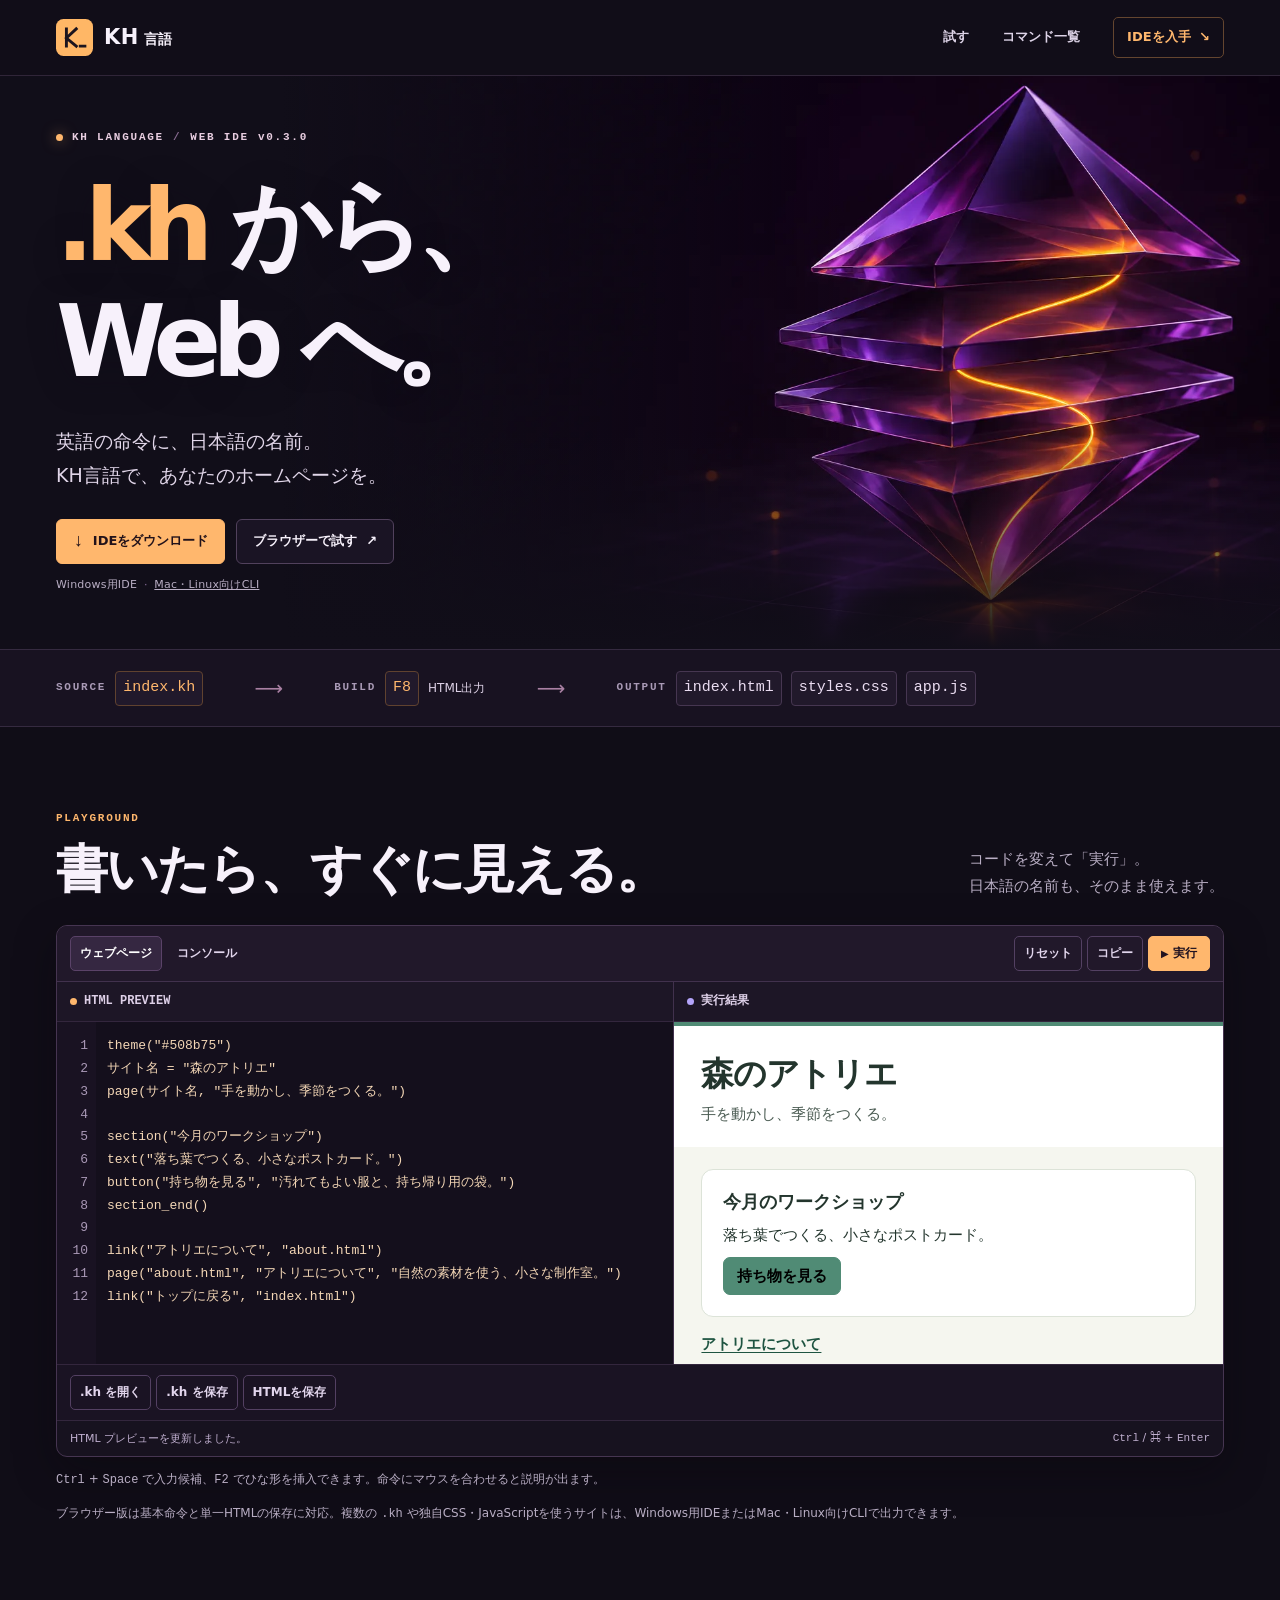
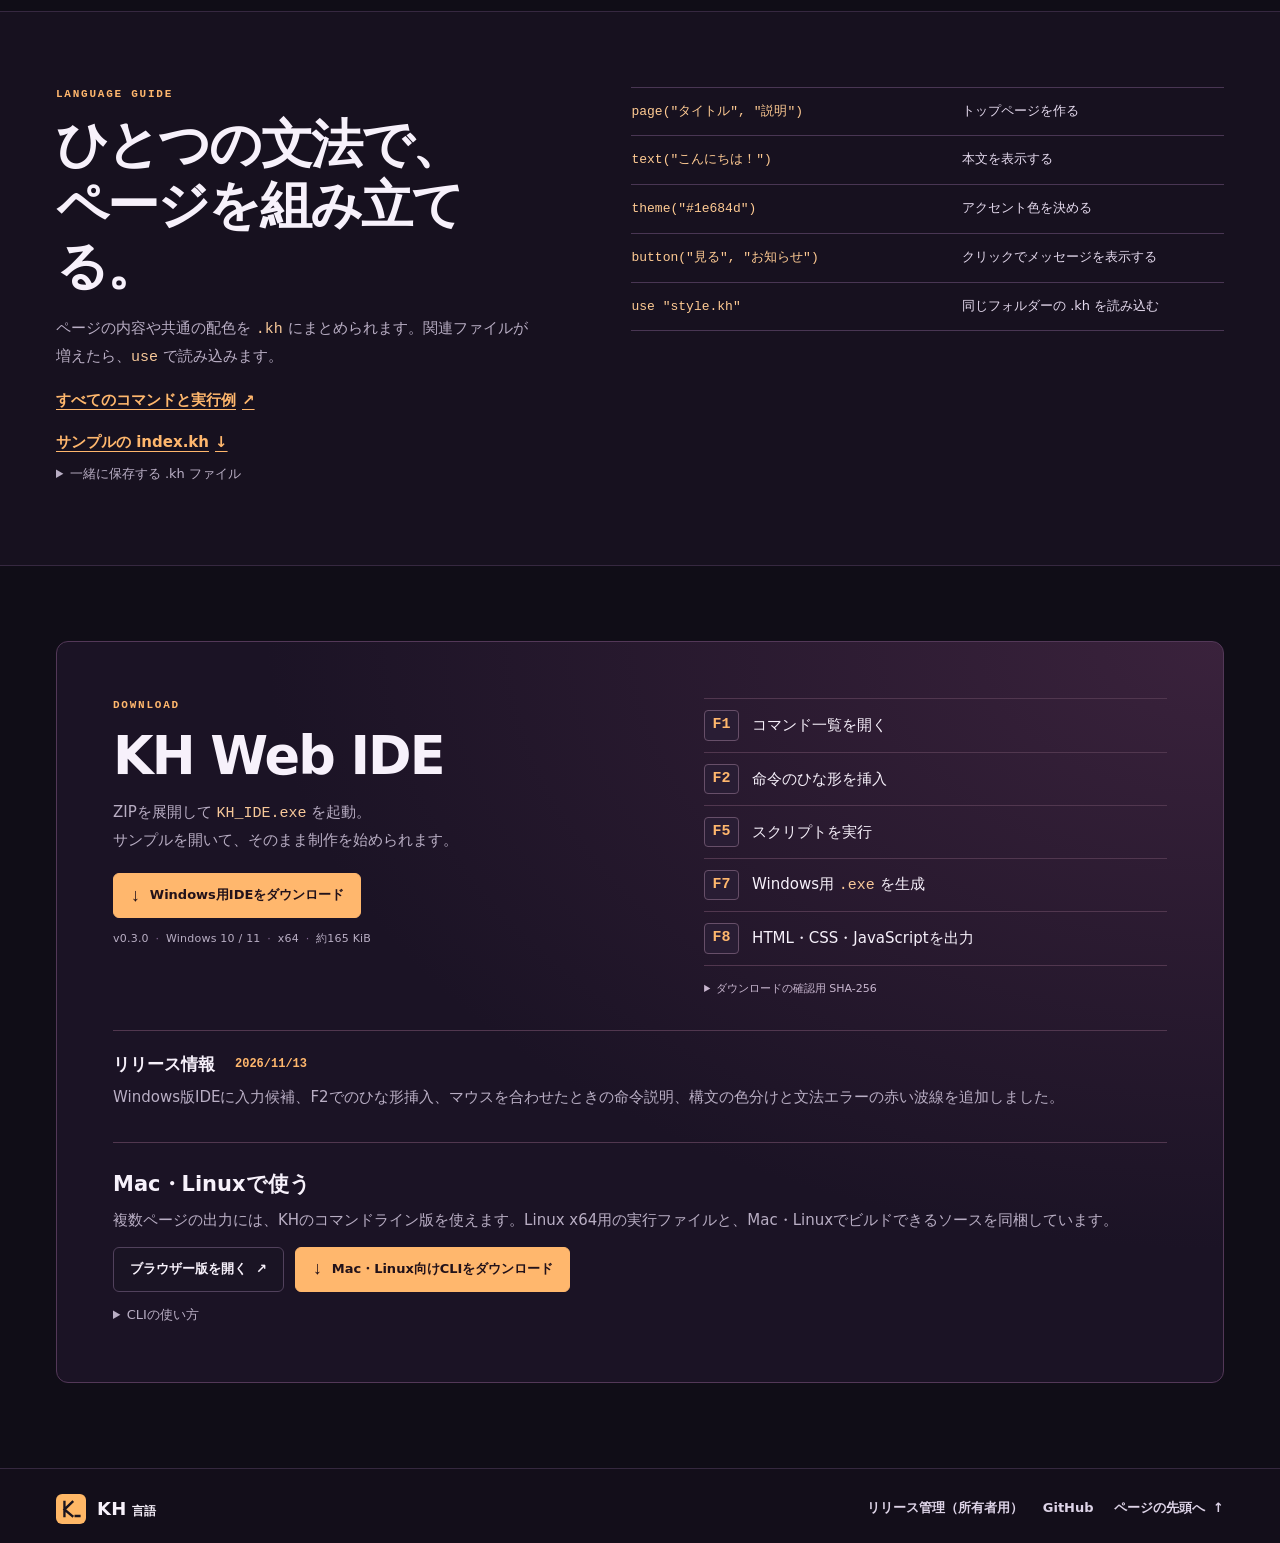
<file: index.html>
<!doctype html>
<html lang="ja">
<head>
<meta charset="utf-8">
<meta name="viewport" content="width=device-width,initial-scale=1">
<meta name="theme-color" content="#100d17">
<title>KH言語 公式サイト｜ブラウザーIDE・Windows版ダウンロード</title>
<meta name="description" content="KH言語は、英語の命令と日本語の変数名でホームページを作れるスクリプト言語です。ブラウザーIDEで .kh を試し、Windows用IDEやMac・Linux向けCLIをダウンロードできます。">
<link rel="canonical" href="https://uni-tadayasu.github.io/kh-language/">
<link rel="sitemap" type="application/xml" href="sitemap.xml">
<meta name="robots" content="index,follow,max-image-preview:large">
<meta property="og:type" content="website">
<meta property="og:site_name" content="KH言語">
<meta property="og:locale" content="ja_JP">
<meta property="og:url" content="https://uni-tadayasu.github.io/kh-language/">
<meta property="og:image" content="https://uni-tadayasu.github.io/kh-language/assets/hero-prism.webp">
<meta property="og:title" content="KH言語｜.kh から、Webへ。">
<meta property="og:description" content="英語の命令、日本語の名前。ひとつの .kh からホームページへ。">
<meta property="og:image:width" content="1536">
<meta property="og:image:height" content="1024">
<meta property="og:image:alt" content="紫のガラスの層を橙色の光が通り抜けるKH言語のメインビジュアル">
<meta name="twitter:card" content="summary_large_image">
<meta name="twitter:title" content="KH言語｜.kh から、Webへ。">
<meta name="twitter:description" content="ブラウザーで .kh を試し、Windows用IDEやMac・Linux向けCLIをダウンロード。">
<meta name="twitter:image" content="https://uni-tadayasu.github.io/kh-language/assets/hero-prism.webp">
<link rel="icon" href="assets/kh.svg" type="image/svg+xml">
<link rel="stylesheet" href="assets/site.css">
<link rel="stylesheet" href="assets/editor-assist.css">
<script defer src="assets/playground.js"></script>
<script defer src="assets/editor-assist.js"></script>
<script defer src="assets/releases.js"></script>
<script type="application/ld+json">
{
  "@context": "https://schema.org",
  "@graph": [
    {
      "@type": "WebSite",
      "@id": "https://uni-tadayasu.github.io/kh-language/#website",
      "name": "KH言語",
      "url": "https://uni-tadayasu.github.io/kh-language/",
      "inLanguage": "ja"
    },
    {
      "@type": "SoftwareApplication",
      "@id": "https://uni-tadayasu.github.io/kh-language/#ide",
      "name": "KH Web IDE",
      "url": "https://uni-tadayasu.github.io/kh-language/#download",
      "applicationCategory": "DeveloperApplication",
      "operatingSystem": "Windows 10, Windows 11 (x64)",
      "downloadUrl": "https://uni-tadayasu.github.io/kh-language/downloads/KH_IDE_0.3_Editor_Assist_Plus_Windows_x64.zip",
      "description": "KHスクリプトを編集・実行し、Windows用EXEまたはHTML・CSS・JavaScriptを生成する統合開発環境。"
    }
  ]
}
</script>
</head>
<body>
<a class="skip" href="#main">本文へ移動</a>
<header class="site-header" id="top">
  <div class="shell header-inner">
    <a class="brand" href="#top" aria-label="KH言語 トップ"><img src="assets/kh.svg" width="37" height="37" alt=""><span>KH<span class="brand-ja">言語</span></span></a>
    <nav aria-label="メインメニュー">
      <a href="#playground">試す</a>
      <a href="reference/">コマンド一覧</a>
      <a class="nav-download" href="#download">IDEを入手 <span aria-hidden="true">↘</span></a>
    </nav>
  </div>
</header>
<main id="main">
  <section class="hero" aria-labelledby="hero-title">
    <div class="hero-art" aria-hidden="true"></div>
    <div class="shell hero-inner">
      <div class="hero-content">
        <p class="label release"><span></span> KH LANGUAGE <span class="release-dot">/</span> WEB IDE <span data-release-version>v0.3.0</span></p>
        <h1 id="hero-title"><span class="extension">.kh</span> から、<br><span class="web-word">Web</span> へ。</h1>
        <p class="hero-description">英語の命令に、日本語の名前。<br>KH言語で、あなたのホームページを。</p>
        <div class="hero-actions">
          <a class="button button-primary" href="downloads/KH_IDE_0.3_Editor_Assist_Plus_Windows_x64.zip" data-platform="windows" download><span class="icon" aria-hidden="true">↓</span> IDEをダウンロード</a>
          <a class="button button-quiet" href="#playground">ブラウザーで試す <span aria-hidden="true">↗</span></a>
        </div>
        <p class="compat">Windows用IDE <span>·</span> <a href="#portable">Mac・Linux向けCLI</a></p>
      </div>
    </div>
  </section>
  <div class="flow-band" aria-label="KHは公開用のHTML、CSS、JavaScriptを生成します">
    <div class="shell flow-inner">
      <div class="flow-stage"><span class="label">SOURCE</span><code>index.kh</code></div>
      <span class="flow-arrow" aria-hidden="true">⟶</span>
      <div class="flow-stage"><span class="label">BUILD</span><kbd>F8</kbd><span class="flow-text">HTML出力</span></div>
      <span class="flow-arrow" aria-hidden="true">⟶</span>
      <div class="flow-stage output-stage"><span class="label">OUTPUT</span><code>index.html</code><code>styles.css</code><code>app.js</code></div>
    </div>
  </div>

  <section class="shell lab-section" id="playground" aria-labelledby="lab-title">
    <div class="section-intro">
      <div><p class="label accent-label">PLAYGROUND</p><h2 id="lab-title">書いたら、すぐに見える。</h2></div>
      <p>コードを変えて「実行」。<br class="desktop-only">日本語の名前も、そのまま使えます。</p>
    </div>
    <div class="lab">
      <div class="lab-bar">
        <div class="examples" role="tablist" aria-label="サンプル">
          <button type="button" role="tab" aria-controls="kh-editor" aria-selected="true" id="tab-web" data-example="web">ウェブページ</button>
          <button type="button" role="tab" aria-controls="kh-editor" aria-selected="false" id="tab-console" data-example="console">コンソール</button>
        </div>
        <div class="lab-actions">
          <button class="tool-button" type="button" id="kh-reset">リセット</button>
          <button class="tool-button" type="button" id="kh-copy">コピー</button>
          <button class="tool-button run-button" type="button" id="kh-run"><span aria-hidden="true">▶</span> 実行</button>
        </div>
      </div>
      <div class="lab-grid">
        <div class="code-panel" id="kh-editor" role="tabpanel" aria-labelledby="tab-web">
          <div class="pane-label"><span class="file-dot"></span><span id="kh-mode">index.kh</span></div>
          <div class="code-field"><pre id="kh-lines" aria-hidden="true"></pre><textarea id="kh-source" wrap="off" spellcheck="false" autocapitalize="off" autocomplete="off" aria-label="KHのソースコード"></textarea></div>
        </div>
        <div class="preview-panel">
          <div class="pane-label"><span class="preview-dot"></span> 実行結果</div>
          <iframe id="kh-result" title="KHの実行結果" sandbox="allow-scripts" referrerpolicy="no-referrer"></iframe>
        </div>
      </div>
      <div class="lab-file-bar"><div class="lab-file-actions"><button class="tool-button" type="button" id="kh-open">.kh を開く</button><input type="file" id="kh-file" accept=".kh,text/plain" hidden><button class="tool-button" type="button" id="kh-save">.kh を保存</button><button class="tool-button" type="button" id="kh-export">HTMLを保存</button></div></div>
      <div class="lab-status"><span id="kh-diagnostic" role="status" aria-live="polite">実行できます</span><span class="shortcut"><kbd>Ctrl</kbd> / <kbd>⌘</kbd> + <kbd>Enter</kbd></span></div>
    </div>
    <p class="lab-note"><kbd>Ctrl</kbd> + <kbd>Space</kbd> で入力候補、<kbd>F2</kbd> でひな形を挿入できます。命令にマウスを合わせると説明が出ます。</p>
    <p class="lab-note">ブラウザー版は基本命令と単一HTMLの保存に対応。複数の <code>.kh</code> や独自CSS・JavaScriptを使うサイトは、Windows用IDEまたはMac・Linux向けCLIで出力できます。</p>
  </section>

  <section class="guide-section" id="guide" aria-labelledby="guide-title">
    <div class="shell guide-inner">
      <div class="guide-copy">
        <p class="label accent-label">LANGUAGE GUIDE</p>
        <h2 id="guide-title">ひとつの文法で、<br>ページを組み立てる。</h2>
        <p>ページの内容や共通の配色を <code>.kh</code> にまとめられます。関連ファイルが増えたら、<code>use</code> で読み込みます。</p>
        <a class="text-link" href="reference/">すべてのコマンドと実行例 <span aria-hidden="true">↗</span></a><br>
        <a class="text-link" href="downloads/index.kh" download>サンプルの index.kh <span aria-hidden="true">↓</span></a>
        <details class="guide-details"><summary>一緒に保存する .kh ファイル</summary><div><a href="downloads/style.kh" download>style.kh</a><a href="downloads/actions.kh" download>actions.kh</a><a href="downloads/about.kh" download>about.kh</a></div></details>
      </div>
      <dl class="command-list">
        <div><dt><code>page("タイトル", "説明")</code></dt><dd>トップページを作る</dd></div>
        <div><dt><code>text("こんにちは！")</code></dt><dd>本文を表示する</dd></div>
        <div><dt><code>theme("#1e684d")</code></dt><dd>アクセント色を決める</dd></div>
        <div><dt><code>button("見る", "お知らせ")</code></dt><dd>クリックでメッセージを表示する</dd></div>
        <div><dt><code>use "style.kh"</code></dt><dd>同じフォルダーの .kh を読み込む</dd></div>
      </dl>
    </div>
  </section>

  <section class="shell download-section" id="download" aria-labelledby="download-title">
    <div class="download-card">
      <div class="download-intro">
        <p class="label accent-label">DOWNLOAD</p>
        <h2 id="download-title">KH Web IDE</h2>
        <p>ZIPを展開して <code>KH_IDE.exe</code> を起動。<br class="desktop-only">サンプルを開いて、そのまま制作を始められます。</p>
        <a class="button button-primary" href="downloads/KH_IDE_0.3_Editor_Assist_Plus_Windows_x64.zip" data-platform="windows" download><span class="icon" aria-hidden="true">↓</span> Windows用IDEをダウンロード</a>
        <p class="compat"><span data-release-version>v0.3.0</span> <span>·</span> Windows 10 / 11 <span>·</span> x64 <span>·</span> <span data-release-size="windows">約165 KiB</span></p>
      </div>
      <div class="download-keys">
        <div><kbd>F1</kbd><span>コマンド一覧を開く</span></div>
        <div><kbd>F2</kbd><span>命令のひな形を挿入</span></div>
        <div><kbd>F5</kbd><span>スクリプトを実行</span></div>
        <div><kbd>F7</kbd><span>Windows用 <code>.exe</code> を生成</span></div>
        <div><kbd>F8</kbd><span>HTML・CSS・JavaScriptを出力</span></div>
        <details class="hash"><summary>ダウンロードの確認用 SHA-256</summary><code data-release-hash="windows">c57627838f9baffd40c3edea9ef3e05be7c55b6f431bf3c33a3588420b92d491</code></details>
      </div>
      <div class="release-notes">
        <div><h3>リリース情報</h3><time id="release-date" datetime="2026-11-13">2026/11/13</time></div>
        <p id="release-notes">Windows版IDEに入力候補、F2でのひな形挿入、マウスを合わせたときの命令説明、構文の色分けと文法エラーの赤い波線を追加しました。</p>
      </div>
      <div class="portable-copy" id="portable">
        <h3>Mac・Linuxで使う</h3>
        <p>複数ページの出力には、KHのコマンドライン版を使えます。Linux x64用の実行ファイルと、Mac・Linuxでビルドできるソースを同梱しています。</p>
        <div class="portable-actions">
          <a class="button button-quiet" href="#playground">ブラウザー版を開く <span aria-hidden="true">↗</span></a>
          <a class="button button-primary" href="downloads/KH_Language_Portable_0.3.zip" data-platform="portable" download><span class="icon" aria-hidden="true">↓</span> Mac・Linux向けCLIをダウンロード</a>
        </div>
        <details class="portable-details"><summary>CLIの使い方</summary><p>ZIPを展開してターミナルで開き、Cコンパイラとmakeを使ってビルドします。</p><pre><code>make
./kh run examples/Console/Hello.kh
./kh web examples/Website/index.kh my-site</code></pre></details>
      </div>
    </div>
  </section>
</main>
<footer class="site-footer">
  <div class="shell footer-inner">
    <a class="brand" href="#top"><img src="assets/kh.svg" width="30" height="30" alt=""><span>KH<span class="brand-ja">言語</span></span></a>
    <div class="footer-links"><a class="top-link" href="https://kh-language.hisa-0128-1996.chatgpt.site/admin/">リリース管理（所有者用）</a><a class="top-link" href="https://github.com/uni-tadayasu/kh-language">GitHub</a><a class="top-link" href="#top">ページの先頭へ <span aria-hidden="true">↑</span></a></div>
  </div>
</footer>
</body>
</html>
</file>
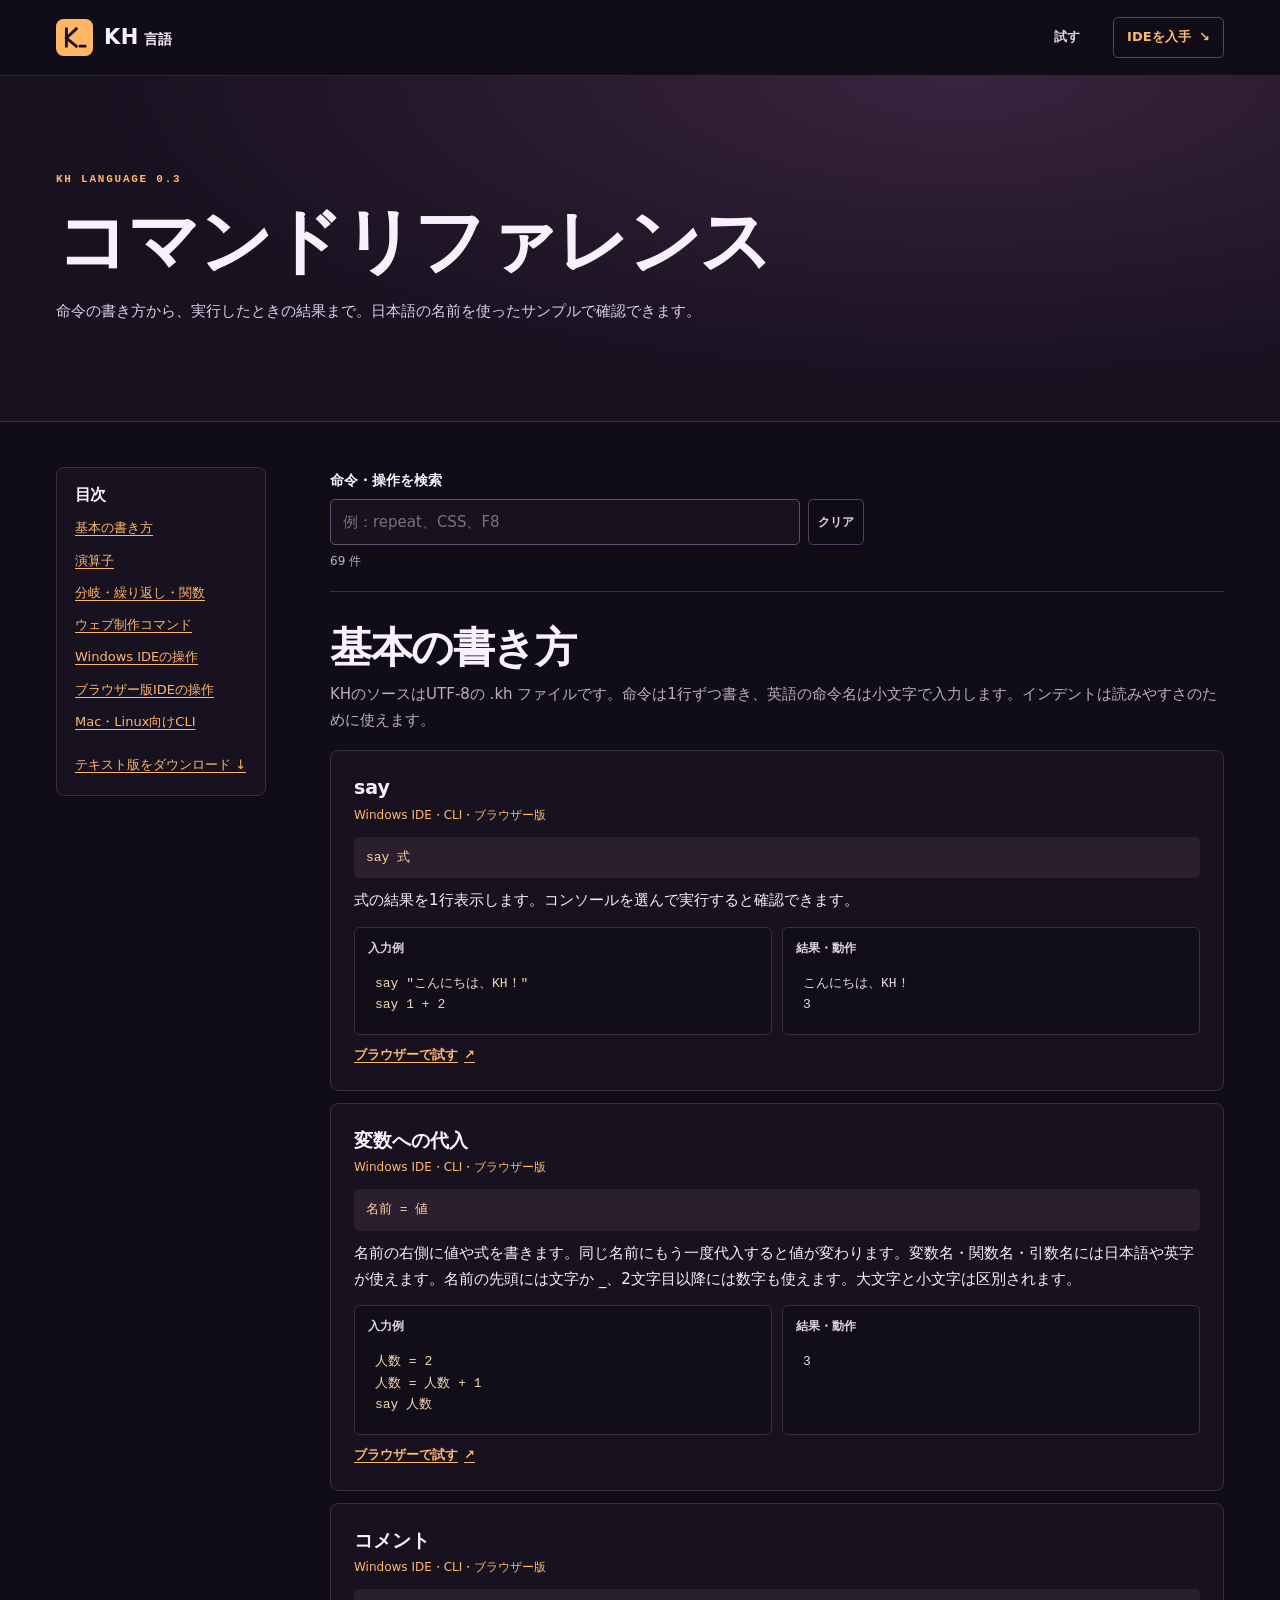
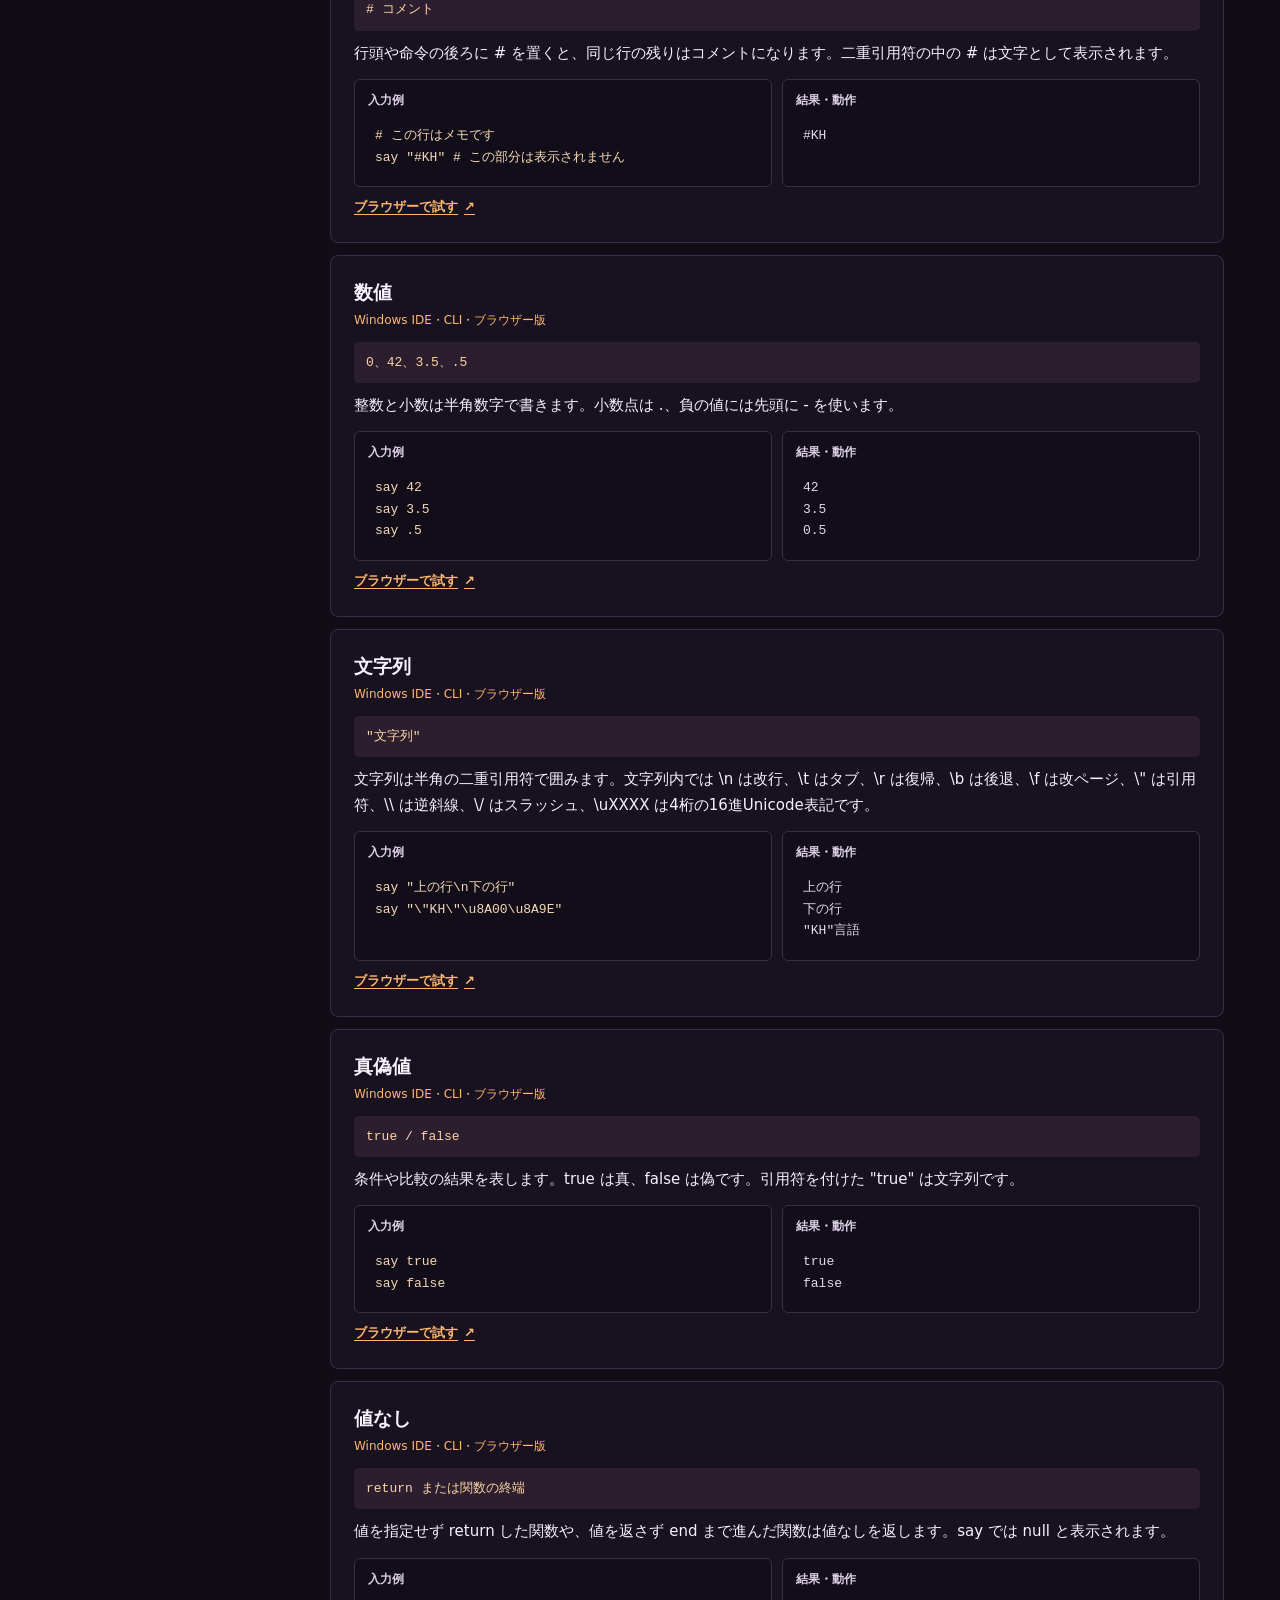
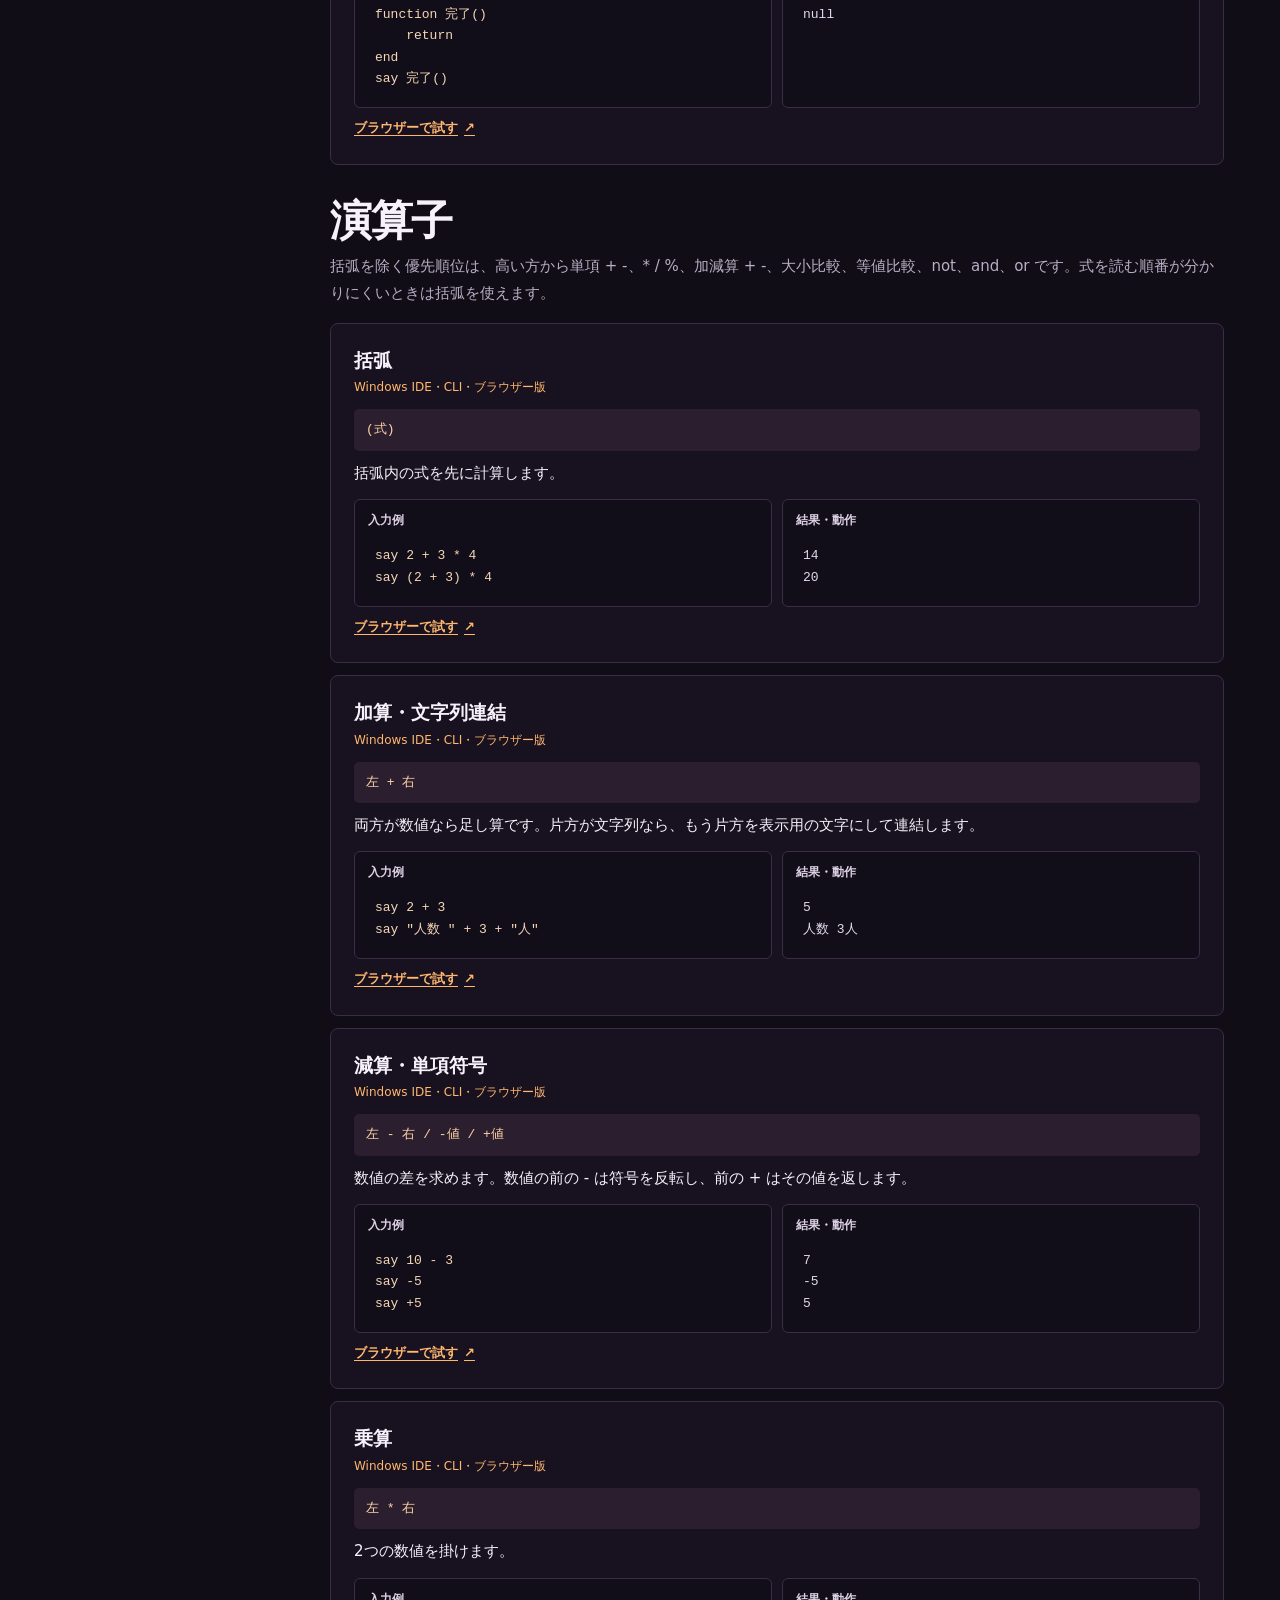
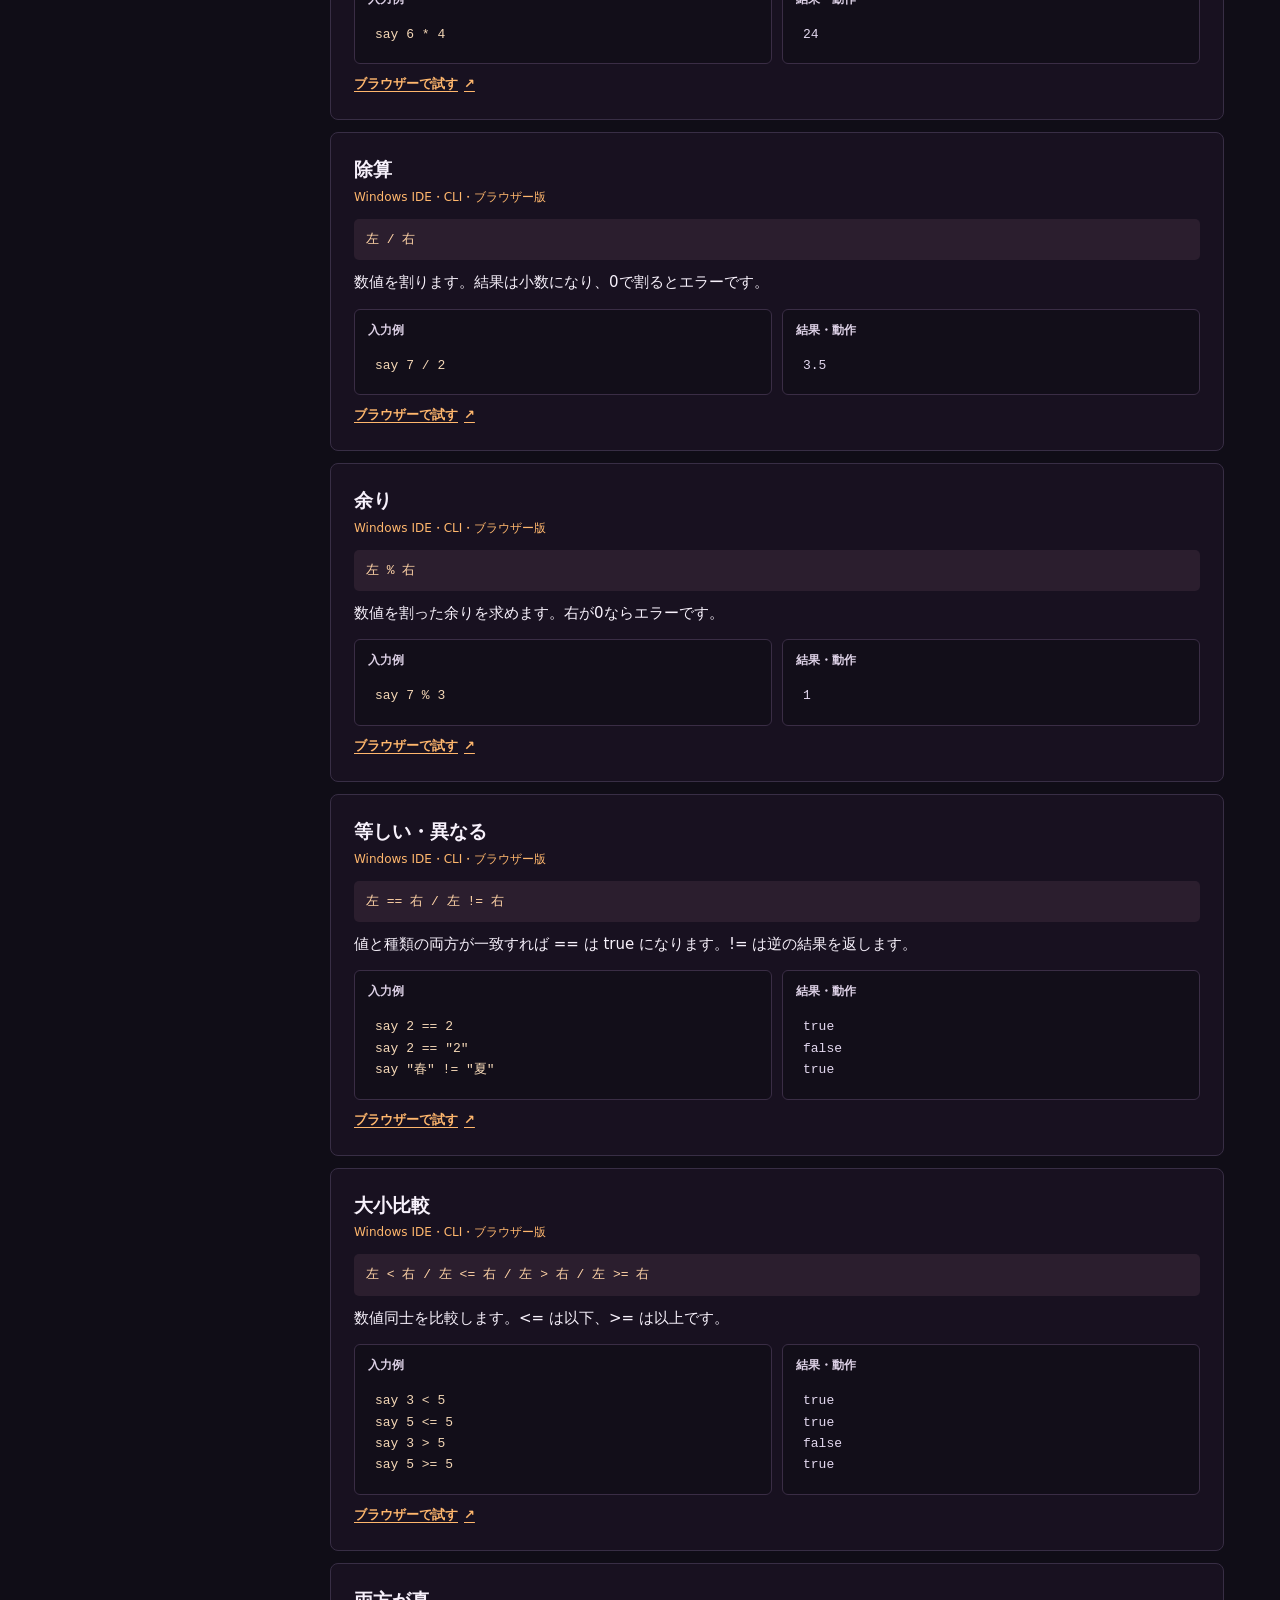
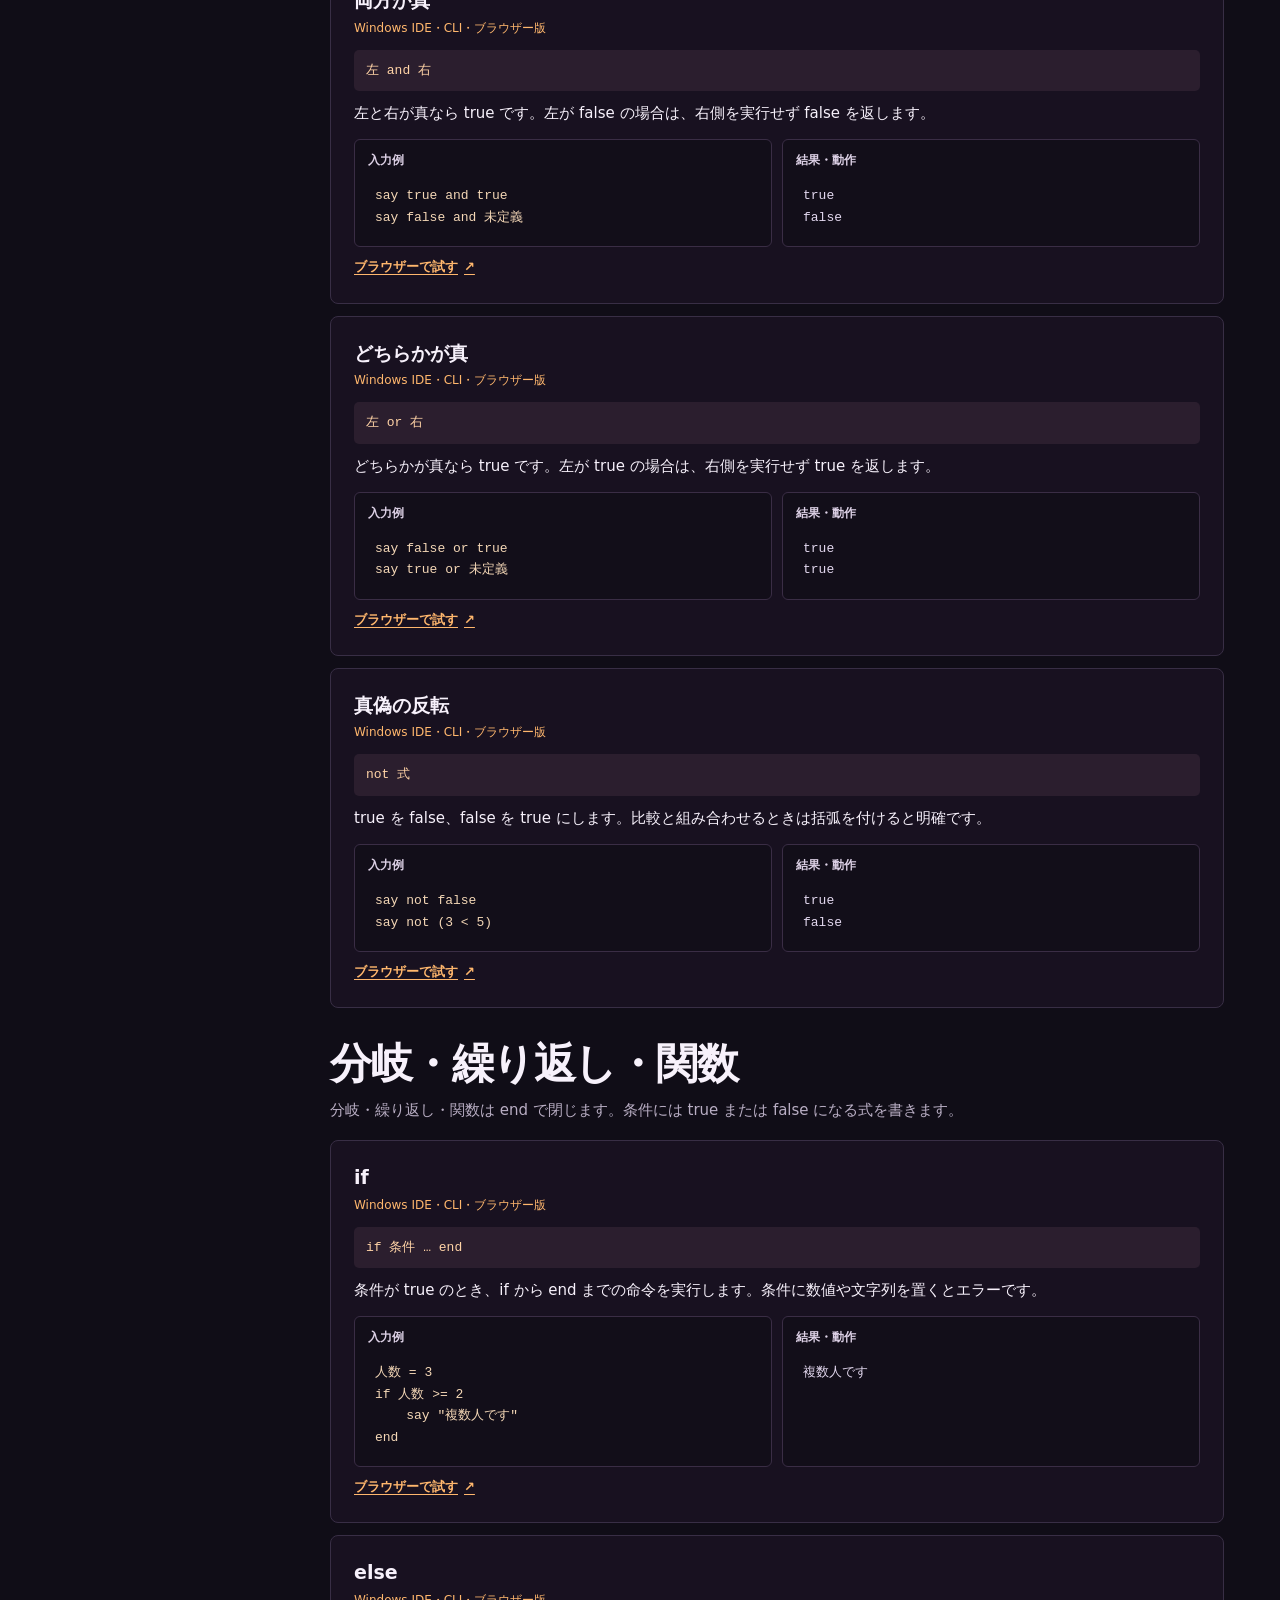
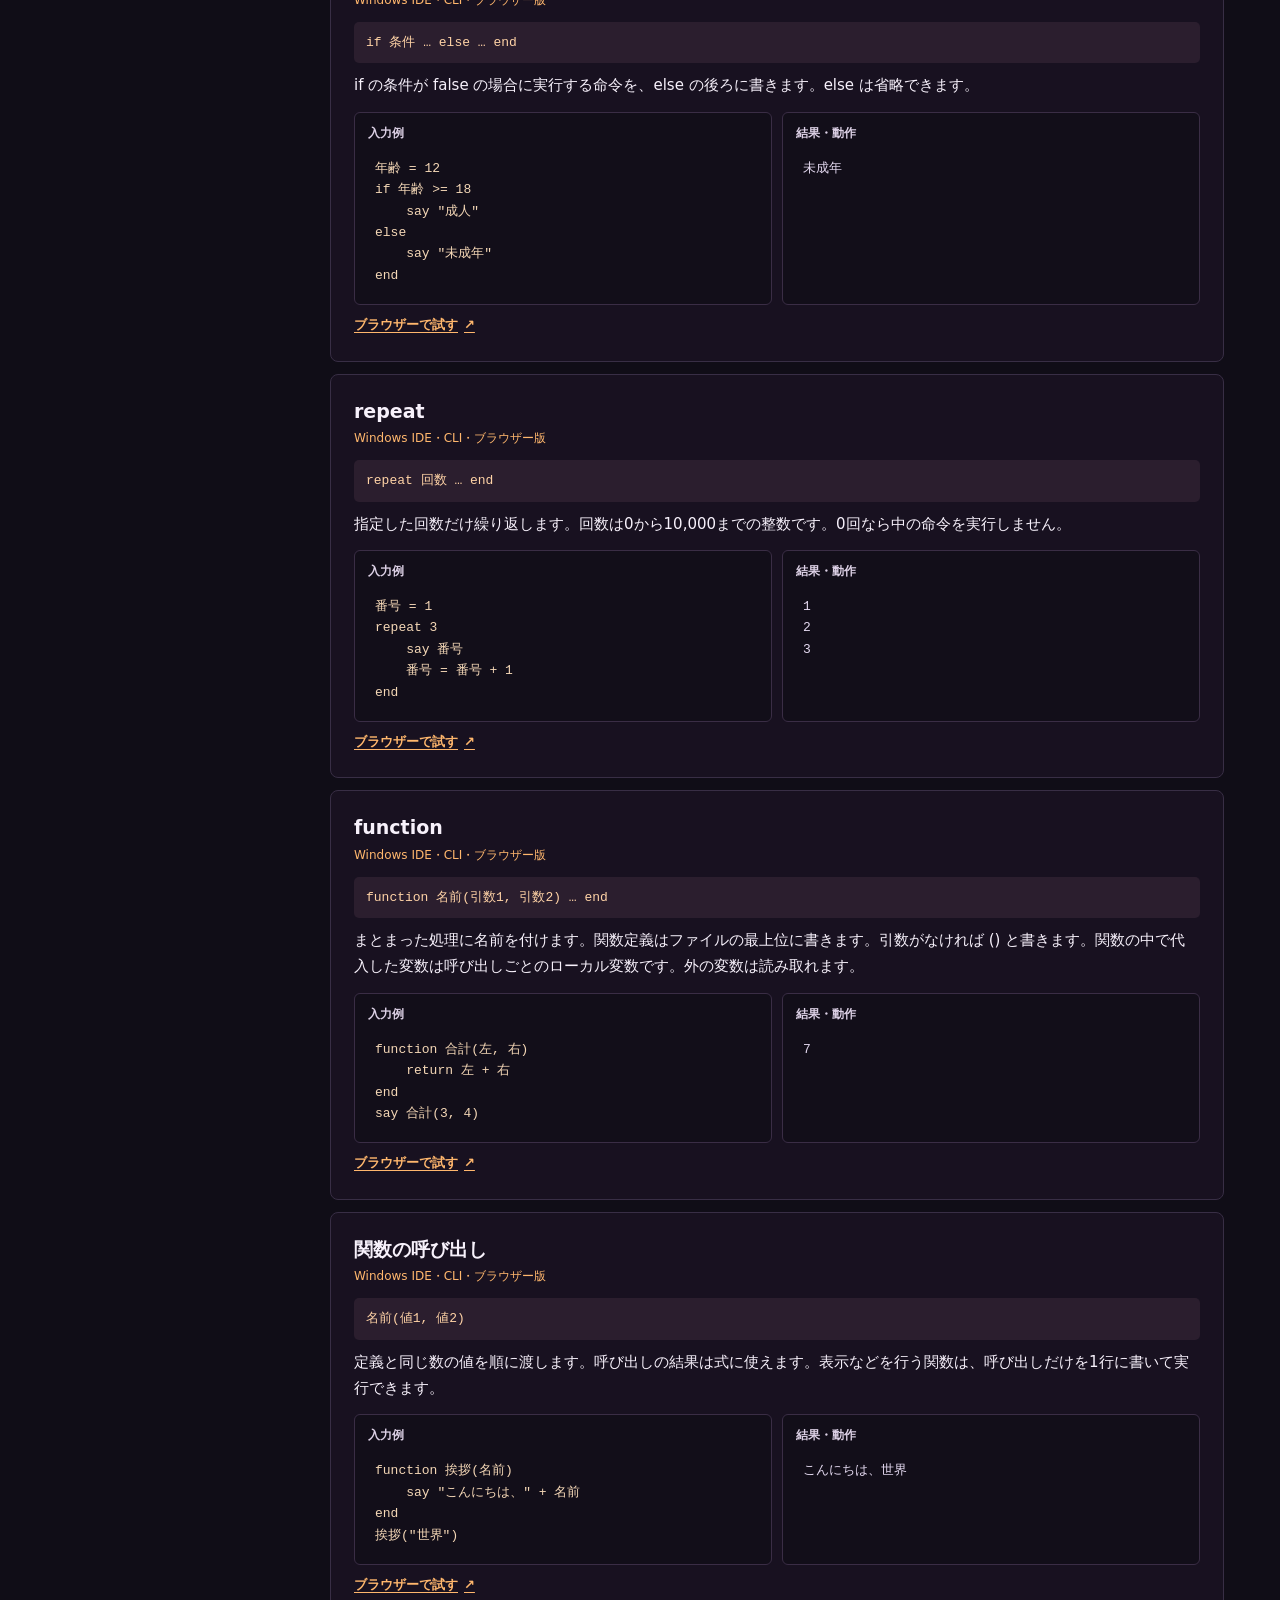
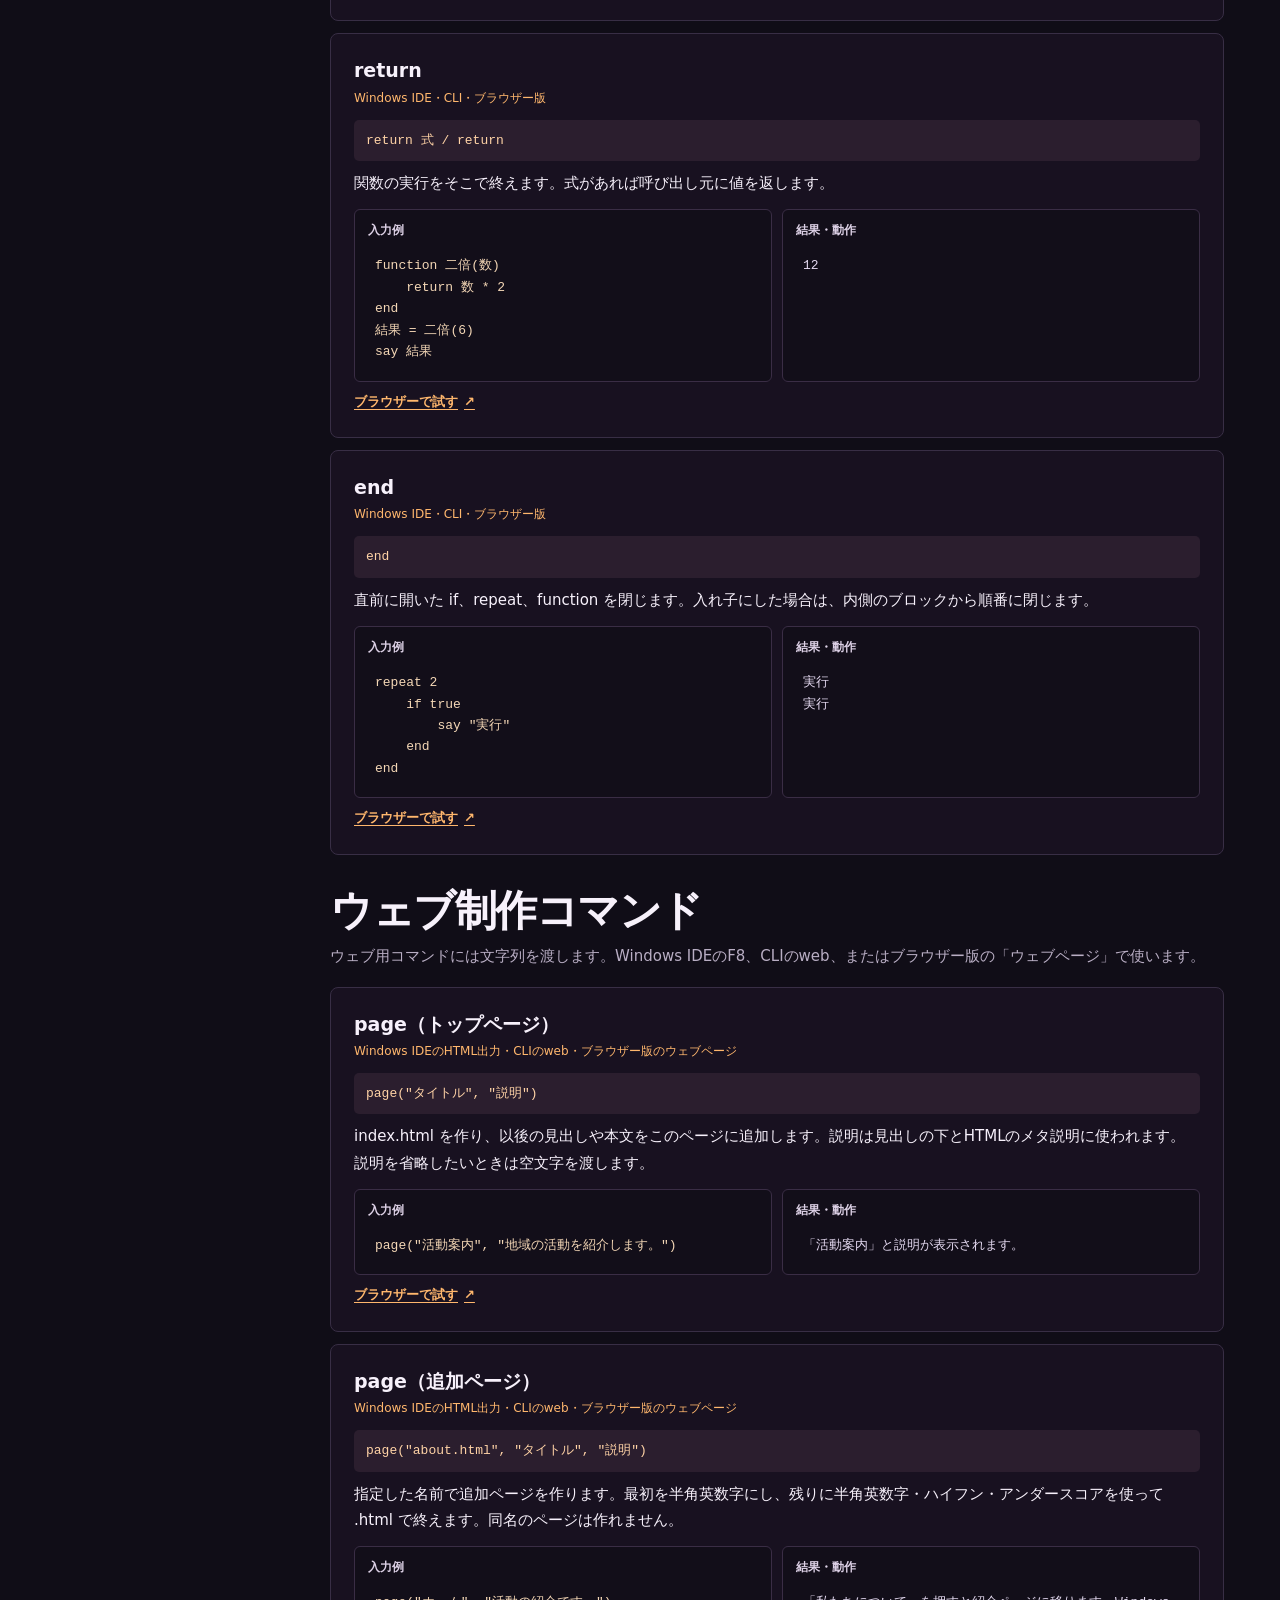
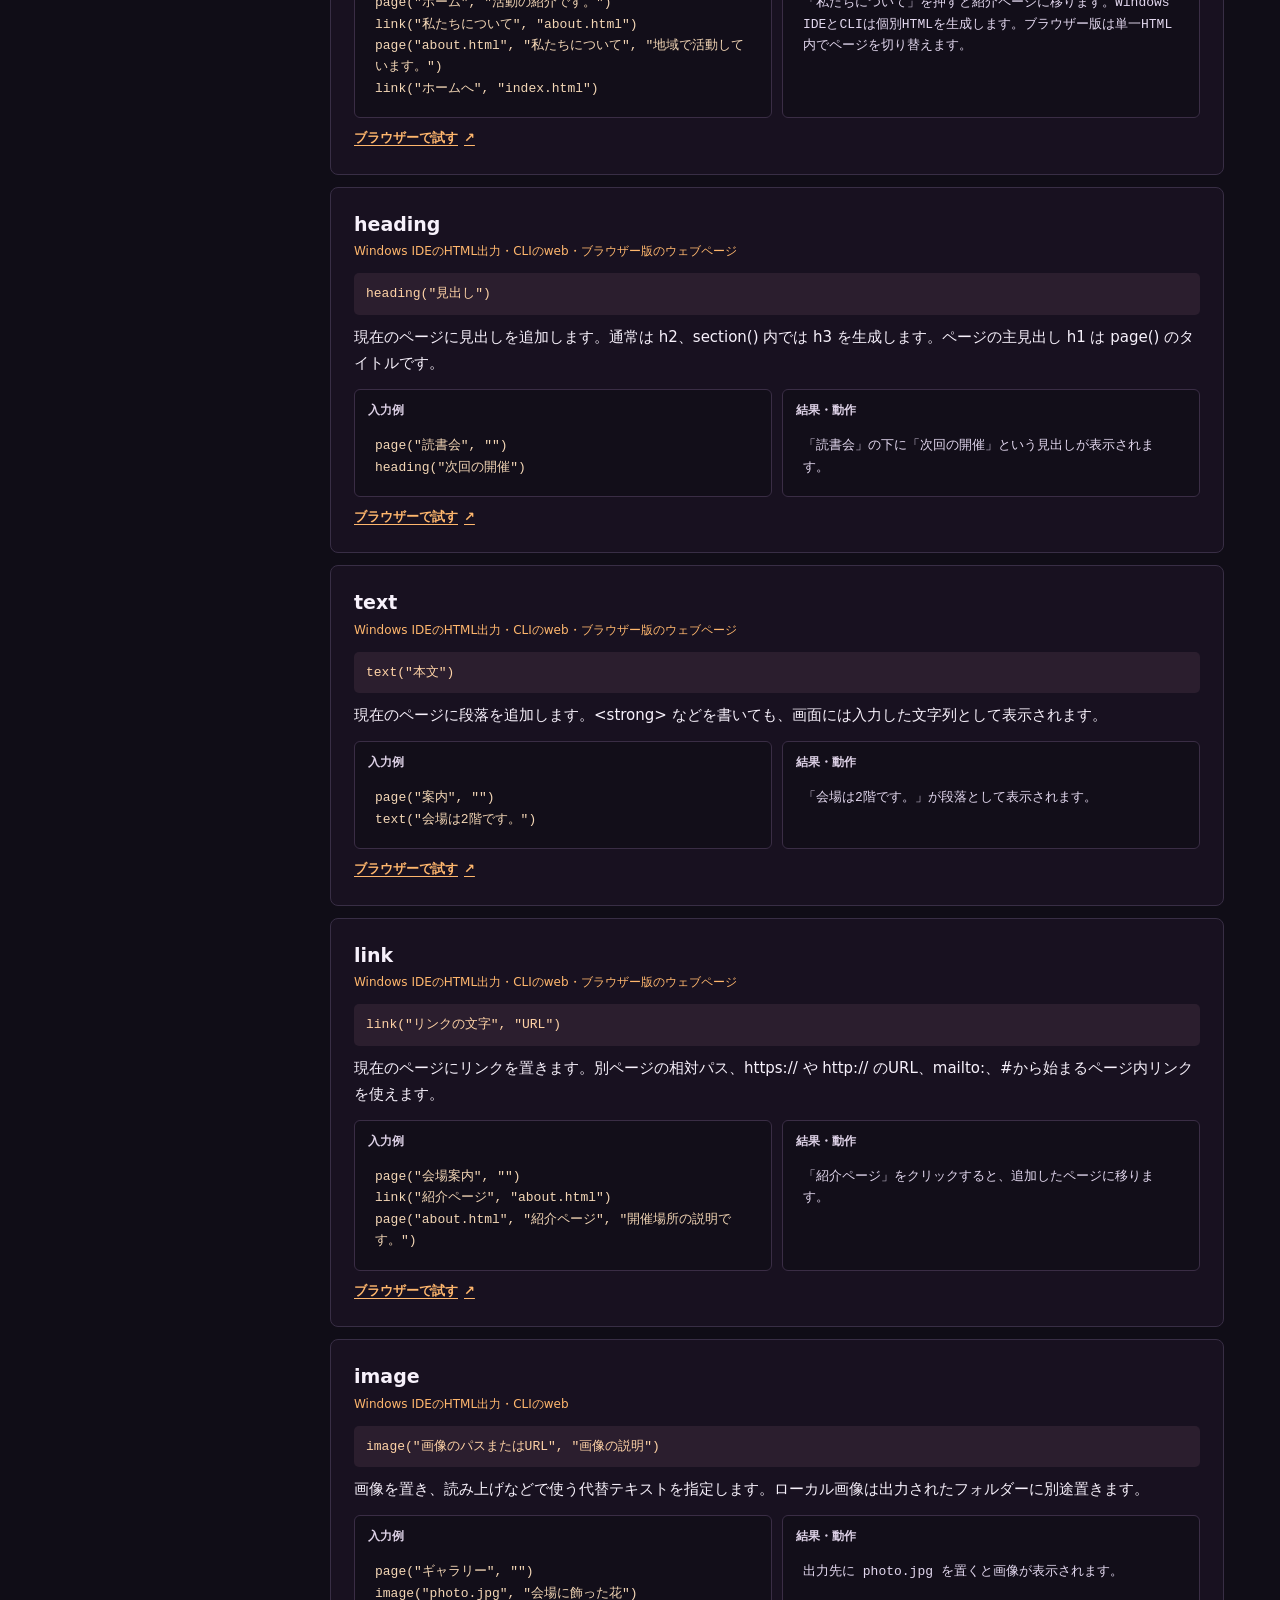
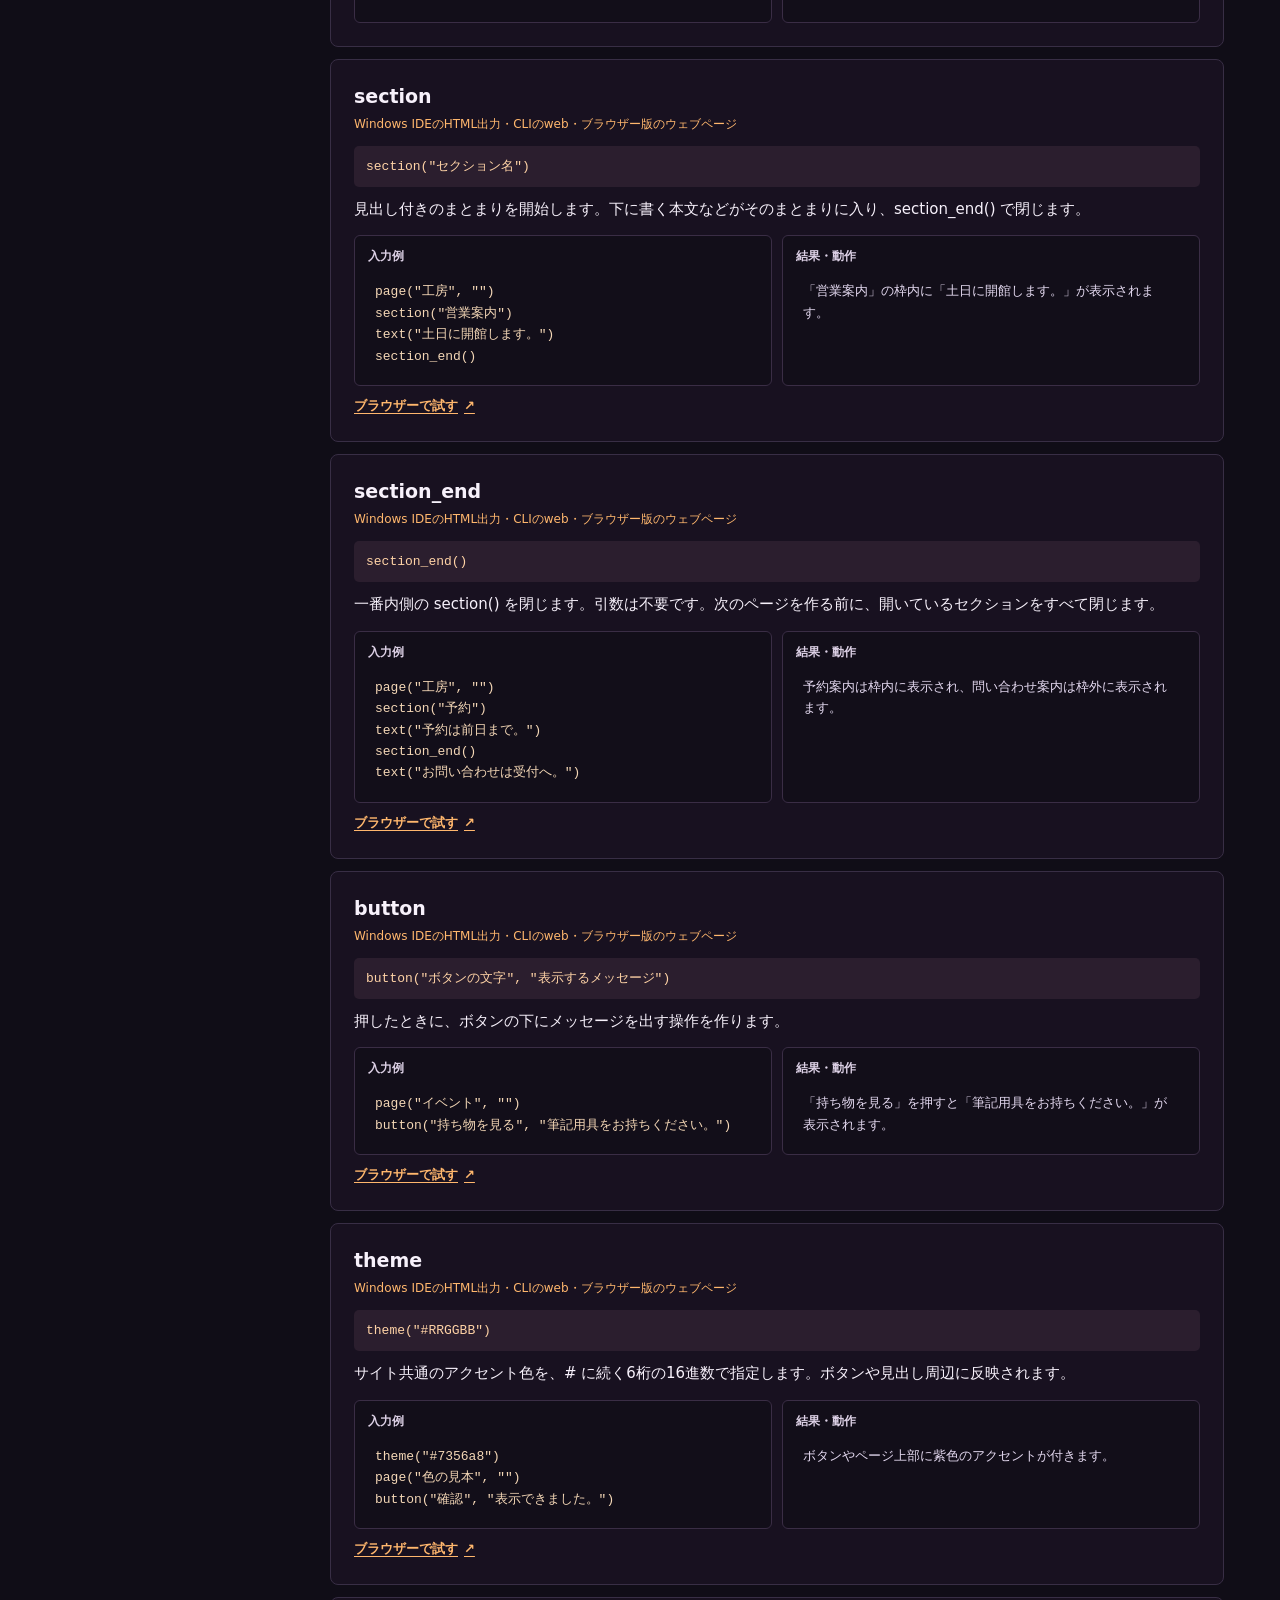
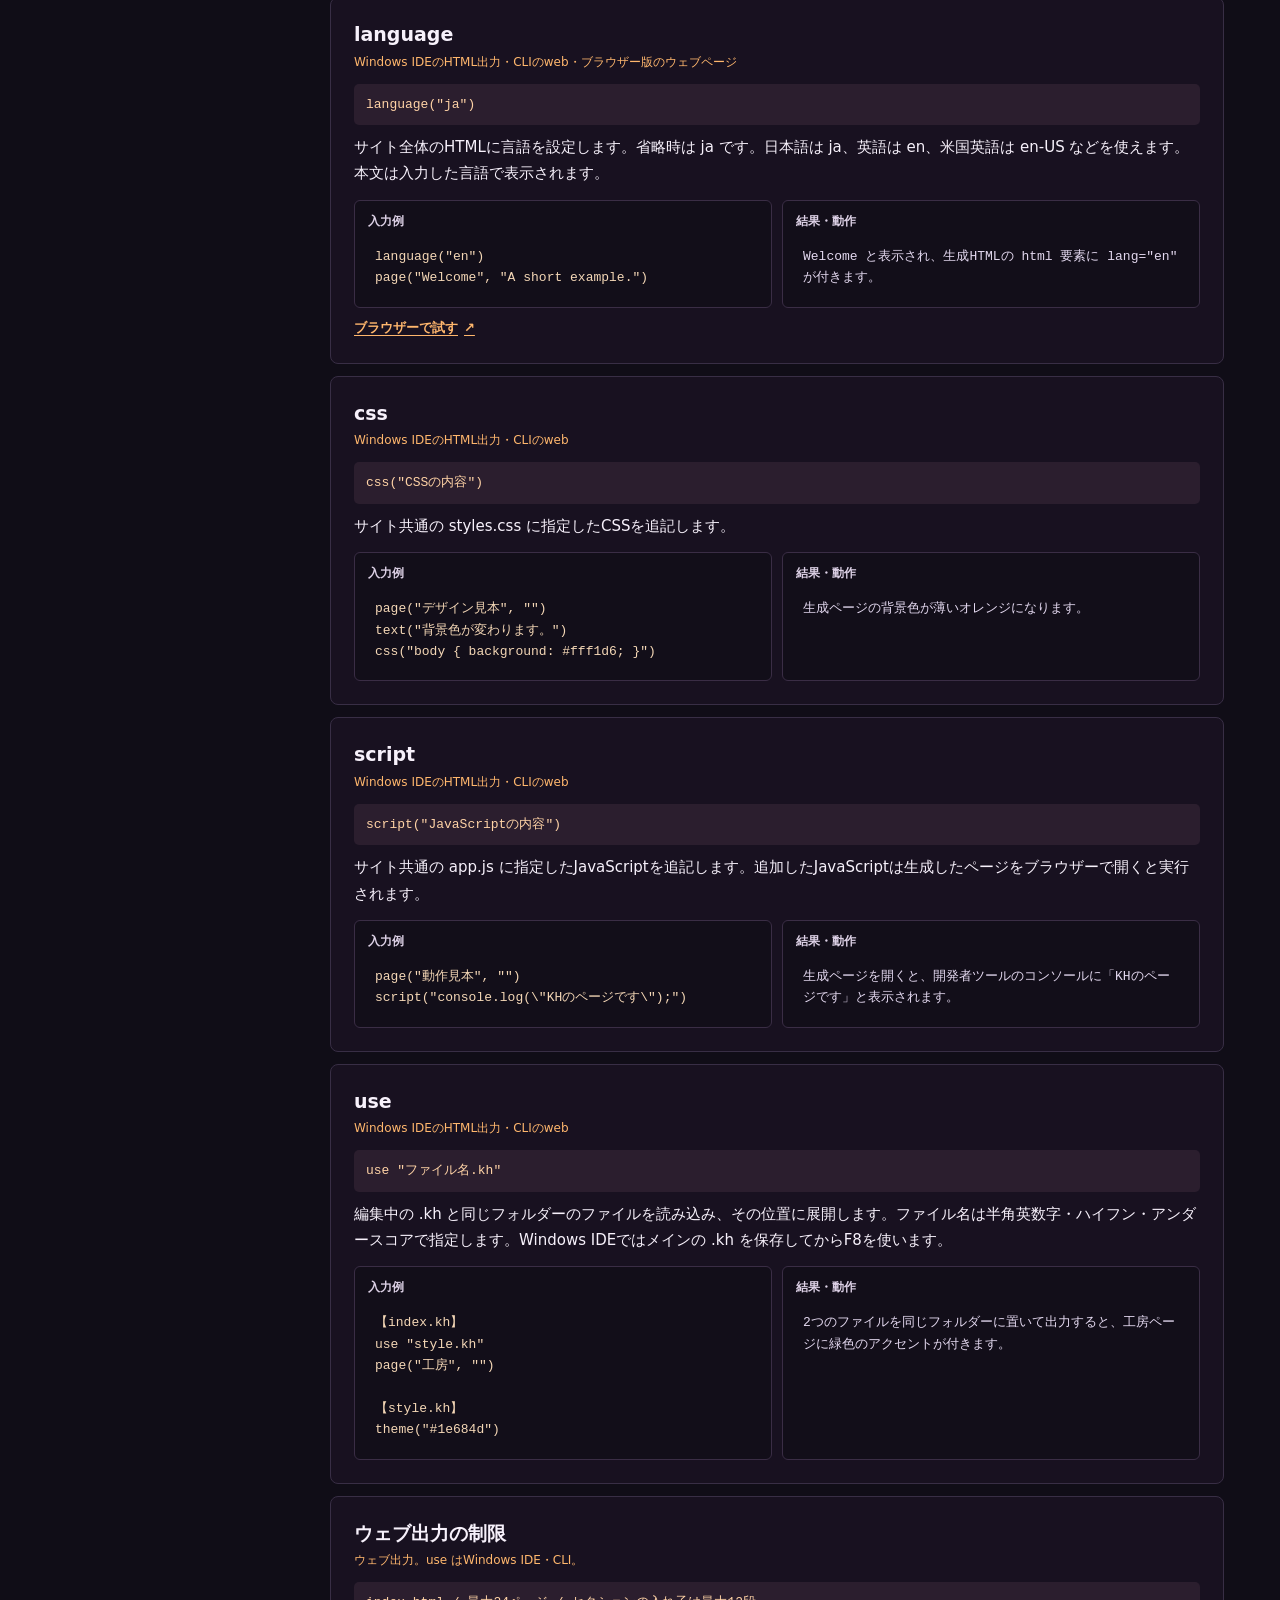
<file: reference/index.html>
<!doctype html>
<html lang="ja">
<head>
<meta charset="utf-8">
<meta name="viewport" content="width=device-width,initial-scale=1">
<meta name="theme-color" content="#100d17">
<title>コマンドリファレンスと使い方 | KH言語</title>
<meta name="description" content="KH言語の命令・演算子・Web制作コマンドを、書き方と実行結果付きで解説。Windows IDEとMac・Linux向けCLIの使い方も掲載。">
<link rel="canonical" href="https://uni-tadayasu.github.io/kh-language/reference/">
<meta property="og:type" content="website">
<meta property="og:title" content="コマンドリファレンスと使い方 | KH言語">
<meta property="og:description" content="KH言語の命令・演算子・Web制作コマンドを、書き方と実行結果付きで解説。Windows IDEとMac・Linux向けCLIの使い方も掲載。">
<meta property="og:url" content="https://uni-tadayasu.github.io/kh-language/reference/">
<meta property="og:image" content="https://uni-tadayasu.github.io/kh-language/assets/hero-prism.webp">
<meta name="twitter:card" content="summary_large_image">
<link rel="icon" href="../assets/kh.svg" type="image/svg+xml">
<link rel="stylesheet" href="../assets/site.css">
<link rel="stylesheet" href="../assets/reference.css">
<script defer src="../assets/reference.js"></script>
</head>
<body>
<a class="skip" href="#main">本文へ移動</a>
<header class="site-header" id="top"><div class="shell header-inner">
<a class="brand" href="../" aria-label="KH言語 トップ"><img src="../assets/kh.svg" width="37" height="37" alt=""><span>KH<span class="brand-ja">言語</span></span></a>
<nav aria-label="メインメニュー"><a href="../#playground">試す</a><a class="nav-download" href="../#download">IDEを入手 <span aria-hidden="true">↘</span></a></nav>
</div></header>
<main id="main">
<div class="ref-hero"><div class="shell">
<p class="label accent-label">KH LANGUAGE 0.3</p>
<h1>コマンドリファレンス</h1>
<p>命令の書き方から、実行したときの結果まで。日本語の名前を使ったサンプルで確認できます。</p>
</div></div>
<div class="shell ref-layout">
<aside class="ref-side" aria-label="リファレンスの目次">
<h2>目次</h2><ul><li><a href="#basics">基本の書き方</a></li><li><a href="#operators">演算子</a></li><li><a href="#control">分岐・繰り返し・関数</a></li><li><a href="#web">ウェブ制作コマンド</a></li><li><a href="#windows">Windows IDEの操作</a></li><li><a href="#browser">ブラウザー版IDEの操作</a></li><li><a href="#cli">Mac・Linux向けCLI</a></li></ul>
<a href="../downloads/KH_Command_Reference.txt" download>テキスト版をダウンロード <span aria-hidden="true">↓</span></a>
</aside>
<div class="ref-content">
<div id="ref-search-bar" class="ref-search" hidden>
<label for="ref-search">命令・操作を検索</label>
<div><input type="search" id="ref-search" placeholder="例：repeat、CSS、F8" autocomplete="off"><button class="tool-button" id="ref-clear" type="button">クリア</button></div>
<p id="ref-count" role="status" aria-live="polite"></p>
</div>
<section id="basics" data-group>
<h2>基本の書き方</h2><p class="ref-intro">KHのソースはUTF-8の .kh ファイルです。命令は1行ずつ書き、英語の命令名は小文字で入力します。インデントは読みやすさのために使えます。</p>
<article class="ref-entry" id="basics-1" data-entry>
  <h3><a href="#basics-1">say</a></h3>
  <p class="ref-scope">Windows IDE・CLI・ブラウザー版</p>
  <pre class="ref-syntax"><code>say 式</code></pre>
  <p class="ref-description">式の結果を1行表示します。コンソールを選んで実行すると確認できます。</p>
  <div class="ref-pair">
    <div><h4>入力例</h4><pre><code>say &quot;こんにちは、KH！&quot;
say 1 + 2</code></pre></div>
    <div><h4>結果・動作</h4><pre class="ref-result">こんにちは、KH！
3</pre></div>
  </div>
  <a class="ref-try" href="../?mode=console&amp;code=say+%22%E3%81%93%E3%82%93%E3%81%AB%E3%81%A1%E3%81%AF%E3%80%81KH%EF%BC%81%22%0Asay+1+%2B+2#playground">ブラウザーで試す <span aria-hidden="true">↗</span></a>
</article><article class="ref-entry" id="basics-2" data-entry>
  <h3><a href="#basics-2">変数への代入</a></h3>
  <p class="ref-scope">Windows IDE・CLI・ブラウザー版</p>
  <pre class="ref-syntax"><code>名前 = 値</code></pre>
  <p class="ref-description">名前の右側に値や式を書きます。同じ名前にもう一度代入すると値が変わります。変数名・関数名・引数名には日本語や英字が使えます。名前の先頭には文字か _、2文字目以降には数字も使えます。大文字と小文字は区別されます。</p>
  <div class="ref-pair">
    <div><h4>入力例</h4><pre><code>人数 = 2
人数 = 人数 + 1
say 人数</code></pre></div>
    <div><h4>結果・動作</h4><pre class="ref-result">3</pre></div>
  </div>
  <a class="ref-try" href="../?mode=console&amp;code=%E4%BA%BA%E6%95%B0+%3D+2%0A%E4%BA%BA%E6%95%B0+%3D+%E4%BA%BA%E6%95%B0+%2B+1%0Asay+%E4%BA%BA%E6%95%B0#playground">ブラウザーで試す <span aria-hidden="true">↗</span></a>
</article><article class="ref-entry" id="basics-3" data-entry>
  <h3><a href="#basics-3">コメント</a></h3>
  <p class="ref-scope">Windows IDE・CLI・ブラウザー版</p>
  <pre class="ref-syntax"><code># コメント</code></pre>
  <p class="ref-description">行頭や命令の後ろに # を置くと、同じ行の残りはコメントになります。二重引用符の中の # は文字として表示されます。</p>
  <div class="ref-pair">
    <div><h4>入力例</h4><pre><code># この行はメモです
say &quot;#KH&quot; # この部分は表示されません</code></pre></div>
    <div><h4>結果・動作</h4><pre class="ref-result">#KH</pre></div>
  </div>
  <a class="ref-try" href="../?mode=console&amp;code=%23+%E3%81%93%E3%81%AE%E8%A1%8C%E3%81%AF%E3%83%A1%E3%83%A2%E3%81%A7%E3%81%99%0Asay+%22%23KH%22+%23+%E3%81%93%E3%81%AE%E9%83%A8%E5%88%86%E3%81%AF%E8%A1%A8%E7%A4%BA%E3%81%95%E3%82%8C%E3%81%BE%E3%81%9B%E3%82%93#playground">ブラウザーで試す <span aria-hidden="true">↗</span></a>
</article><article class="ref-entry" id="basics-4" data-entry>
  <h3><a href="#basics-4">数値</a></h3>
  <p class="ref-scope">Windows IDE・CLI・ブラウザー版</p>
  <pre class="ref-syntax"><code>0、42、3.5、.5</code></pre>
  <p class="ref-description">整数と小数は半角数字で書きます。小数点は .、負の値には先頭に - を使います。</p>
  <div class="ref-pair">
    <div><h4>入力例</h4><pre><code>say 42
say 3.5
say .5</code></pre></div>
    <div><h4>結果・動作</h4><pre class="ref-result">42
3.5
0.5</pre></div>
  </div>
  <a class="ref-try" href="../?mode=console&amp;code=say+42%0Asay+3.5%0Asay+.5#playground">ブラウザーで試す <span aria-hidden="true">↗</span></a>
</article><article class="ref-entry" id="basics-5" data-entry>
  <h3><a href="#basics-5">文字列</a></h3>
  <p class="ref-scope">Windows IDE・CLI・ブラウザー版</p>
  <pre class="ref-syntax"><code>&quot;文字列&quot;</code></pre>
  <p class="ref-description">文字列は半角の二重引用符で囲みます。文字列内では \n は改行、\t はタブ、\r は復帰、\b は後退、\f は改ページ、\&quot; は引用符、\\ は逆斜線、\/ はスラッシュ、\uXXXX は4桁の16進Unicode表記です。</p>
  <div class="ref-pair">
    <div><h4>入力例</h4><pre><code>say &quot;上の行\n下の行&quot;
say &quot;\&quot;KH\&quot;\u8A00\u8A9E&quot;</code></pre></div>
    <div><h4>結果・動作</h4><pre class="ref-result">上の行
下の行
&quot;KH&quot;言語</pre></div>
  </div>
  <a class="ref-try" href="../?mode=console&amp;code=say+%22%E4%B8%8A%E3%81%AE%E8%A1%8C%5Cn%E4%B8%8B%E3%81%AE%E8%A1%8C%22%0Asay+%22%5C%22KH%5C%22%5Cu8A00%5Cu8A9E%22#playground">ブラウザーで試す <span aria-hidden="true">↗</span></a>
</article><article class="ref-entry" id="basics-6" data-entry>
  <h3><a href="#basics-6">真偽値</a></h3>
  <p class="ref-scope">Windows IDE・CLI・ブラウザー版</p>
  <pre class="ref-syntax"><code>true / false</code></pre>
  <p class="ref-description">条件や比較の結果を表します。true は真、false は偽です。引用符を付けた &quot;true&quot; は文字列です。</p>
  <div class="ref-pair">
    <div><h4>入力例</h4><pre><code>say true
say false</code></pre></div>
    <div><h4>結果・動作</h4><pre class="ref-result">true
false</pre></div>
  </div>
  <a class="ref-try" href="../?mode=console&amp;code=say+true%0Asay+false#playground">ブラウザーで試す <span aria-hidden="true">↗</span></a>
</article><article class="ref-entry" id="basics-7" data-entry>
  <h3><a href="#basics-7">値なし</a></h3>
  <p class="ref-scope">Windows IDE・CLI・ブラウザー版</p>
  <pre class="ref-syntax"><code>return または関数の終端</code></pre>
  <p class="ref-description">値を指定せず return した関数や、値を返さず end まで進んだ関数は値なしを返します。say では null と表示されます。</p>
  <div class="ref-pair">
    <div><h4>入力例</h4><pre><code>function 完了()
    return
end
say 完了()</code></pre></div>
    <div><h4>結果・動作</h4><pre class="ref-result">null</pre></div>
  </div>
  <a class="ref-try" href="../?mode=console&amp;code=function+%E5%AE%8C%E4%BA%86%28%29%0A++++return%0Aend%0Asay+%E5%AE%8C%E4%BA%86%28%29#playground">ブラウザーで試す <span aria-hidden="true">↗</span></a>
</article>
</section><section id="operators" data-group>
<h2>演算子</h2><p class="ref-intro">括弧を除く優先順位は、高い方から単項 + -、* / %、加減算 + -、大小比較、等値比較、not、and、or です。式を読む順番が分かりにくいときは括弧を使えます。</p>
<article class="ref-entry" id="operators-1" data-entry>
  <h3><a href="#operators-1">括弧</a></h3>
  <p class="ref-scope">Windows IDE・CLI・ブラウザー版</p>
  <pre class="ref-syntax"><code>(式)</code></pre>
  <p class="ref-description">括弧内の式を先に計算します。</p>
  <div class="ref-pair">
    <div><h4>入力例</h4><pre><code>say 2 + 3 * 4
say (2 + 3) * 4</code></pre></div>
    <div><h4>結果・動作</h4><pre class="ref-result">14
20</pre></div>
  </div>
  <a class="ref-try" href="../?mode=console&amp;code=say+2+%2B+3+%2A+4%0Asay+%282+%2B+3%29+%2A+4#playground">ブラウザーで試す <span aria-hidden="true">↗</span></a>
</article><article class="ref-entry" id="operators-2" data-entry>
  <h3><a href="#operators-2">加算・文字列連結</a></h3>
  <p class="ref-scope">Windows IDE・CLI・ブラウザー版</p>
  <pre class="ref-syntax"><code>左 + 右</code></pre>
  <p class="ref-description">両方が数値なら足し算です。片方が文字列なら、もう片方を表示用の文字にして連結します。</p>
  <div class="ref-pair">
    <div><h4>入力例</h4><pre><code>say 2 + 3
say &quot;人数 &quot; + 3 + &quot;人&quot;</code></pre></div>
    <div><h4>結果・動作</h4><pre class="ref-result">5
人数 3人</pre></div>
  </div>
  <a class="ref-try" href="../?mode=console&amp;code=say+2+%2B+3%0Asay+%22%E4%BA%BA%E6%95%B0+%22+%2B+3+%2B+%22%E4%BA%BA%22#playground">ブラウザーで試す <span aria-hidden="true">↗</span></a>
</article><article class="ref-entry" id="operators-3" data-entry>
  <h3><a href="#operators-3">減算・単項符号</a></h3>
  <p class="ref-scope">Windows IDE・CLI・ブラウザー版</p>
  <pre class="ref-syntax"><code>左 - 右 / -値 / +値</code></pre>
  <p class="ref-description">数値の差を求めます。数値の前の - は符号を反転し、前の + はその値を返します。</p>
  <div class="ref-pair">
    <div><h4>入力例</h4><pre><code>say 10 - 3
say -5
say +5</code></pre></div>
    <div><h4>結果・動作</h4><pre class="ref-result">7
-5
5</pre></div>
  </div>
  <a class="ref-try" href="../?mode=console&amp;code=say+10+-+3%0Asay+-5%0Asay+%2B5#playground">ブラウザーで試す <span aria-hidden="true">↗</span></a>
</article><article class="ref-entry" id="operators-4" data-entry>
  <h3><a href="#operators-4">乗算</a></h3>
  <p class="ref-scope">Windows IDE・CLI・ブラウザー版</p>
  <pre class="ref-syntax"><code>左 * 右</code></pre>
  <p class="ref-description">2つの数値を掛けます。</p>
  <div class="ref-pair">
    <div><h4>入力例</h4><pre><code>say 6 * 4</code></pre></div>
    <div><h4>結果・動作</h4><pre class="ref-result">24</pre></div>
  </div>
  <a class="ref-try" href="../?mode=console&amp;code=say+6+%2A+4#playground">ブラウザーで試す <span aria-hidden="true">↗</span></a>
</article><article class="ref-entry" id="operators-5" data-entry>
  <h3><a href="#operators-5">除算</a></h3>
  <p class="ref-scope">Windows IDE・CLI・ブラウザー版</p>
  <pre class="ref-syntax"><code>左 / 右</code></pre>
  <p class="ref-description">数値を割ります。結果は小数になり、0で割るとエラーです。</p>
  <div class="ref-pair">
    <div><h4>入力例</h4><pre><code>say 7 / 2</code></pre></div>
    <div><h4>結果・動作</h4><pre class="ref-result">3.5</pre></div>
  </div>
  <a class="ref-try" href="../?mode=console&amp;code=say+7+%2F+2#playground">ブラウザーで試す <span aria-hidden="true">↗</span></a>
</article><article class="ref-entry" id="operators-6" data-entry>
  <h3><a href="#operators-6">余り</a></h3>
  <p class="ref-scope">Windows IDE・CLI・ブラウザー版</p>
  <pre class="ref-syntax"><code>左 % 右</code></pre>
  <p class="ref-description">数値を割った余りを求めます。右が0ならエラーです。</p>
  <div class="ref-pair">
    <div><h4>入力例</h4><pre><code>say 7 % 3</code></pre></div>
    <div><h4>結果・動作</h4><pre class="ref-result">1</pre></div>
  </div>
  <a class="ref-try" href="../?mode=console&amp;code=say+7+%25+3#playground">ブラウザーで試す <span aria-hidden="true">↗</span></a>
</article><article class="ref-entry" id="operators-7" data-entry>
  <h3><a href="#operators-7">等しい・異なる</a></h3>
  <p class="ref-scope">Windows IDE・CLI・ブラウザー版</p>
  <pre class="ref-syntax"><code>左 == 右 / 左 != 右</code></pre>
  <p class="ref-description">値と種類の両方が一致すれば == は true になります。!= は逆の結果を返します。</p>
  <div class="ref-pair">
    <div><h4>入力例</h4><pre><code>say 2 == 2
say 2 == &quot;2&quot;
say &quot;春&quot; != &quot;夏&quot;</code></pre></div>
    <div><h4>結果・動作</h4><pre class="ref-result">true
false
true</pre></div>
  </div>
  <a class="ref-try" href="../?mode=console&amp;code=say+2+%3D%3D+2%0Asay+2+%3D%3D+%222%22%0Asay+%22%E6%98%A5%22+%21%3D+%22%E5%A4%8F%22#playground">ブラウザーで試す <span aria-hidden="true">↗</span></a>
</article><article class="ref-entry" id="operators-8" data-entry>
  <h3><a href="#operators-8">大小比較</a></h3>
  <p class="ref-scope">Windows IDE・CLI・ブラウザー版</p>
  <pre class="ref-syntax"><code>左 &lt; 右 / 左 &lt;= 右 / 左 &gt; 右 / 左 &gt;= 右</code></pre>
  <p class="ref-description">数値同士を比較します。&lt;= は以下、&gt;= は以上です。</p>
  <div class="ref-pair">
    <div><h4>入力例</h4><pre><code>say 3 &lt; 5
say 5 &lt;= 5
say 3 &gt; 5
say 5 &gt;= 5</code></pre></div>
    <div><h4>結果・動作</h4><pre class="ref-result">true
true
false
true</pre></div>
  </div>
  <a class="ref-try" href="../?mode=console&amp;code=say+3+%3C+5%0Asay+5+%3C%3D+5%0Asay+3+%3E+5%0Asay+5+%3E%3D+5#playground">ブラウザーで試す <span aria-hidden="true">↗</span></a>
</article><article class="ref-entry" id="operators-9" data-entry>
  <h3><a href="#operators-9">両方が真</a></h3>
  <p class="ref-scope">Windows IDE・CLI・ブラウザー版</p>
  <pre class="ref-syntax"><code>左 and 右</code></pre>
  <p class="ref-description">左と右が真なら true です。左が false の場合は、右側を実行せず false を返します。</p>
  <div class="ref-pair">
    <div><h4>入力例</h4><pre><code>say true and true
say false and 未定義</code></pre></div>
    <div><h4>結果・動作</h4><pre class="ref-result">true
false</pre></div>
  </div>
  <a class="ref-try" href="../?mode=console&amp;code=say+true+and+true%0Asay+false+and+%E6%9C%AA%E5%AE%9A%E7%BE%A9#playground">ブラウザーで試す <span aria-hidden="true">↗</span></a>
</article><article class="ref-entry" id="operators-10" data-entry>
  <h3><a href="#operators-10">どちらかが真</a></h3>
  <p class="ref-scope">Windows IDE・CLI・ブラウザー版</p>
  <pre class="ref-syntax"><code>左 or 右</code></pre>
  <p class="ref-description">どちらかが真なら true です。左が true の場合は、右側を実行せず true を返します。</p>
  <div class="ref-pair">
    <div><h4>入力例</h4><pre><code>say false or true
say true or 未定義</code></pre></div>
    <div><h4>結果・動作</h4><pre class="ref-result">true
true</pre></div>
  </div>
  <a class="ref-try" href="../?mode=console&amp;code=say+false+or+true%0Asay+true+or+%E6%9C%AA%E5%AE%9A%E7%BE%A9#playground">ブラウザーで試す <span aria-hidden="true">↗</span></a>
</article><article class="ref-entry" id="operators-11" data-entry>
  <h3><a href="#operators-11">真偽の反転</a></h3>
  <p class="ref-scope">Windows IDE・CLI・ブラウザー版</p>
  <pre class="ref-syntax"><code>not 式</code></pre>
  <p class="ref-description">true を false、false を true にします。比較と組み合わせるときは括弧を付けると明確です。</p>
  <div class="ref-pair">
    <div><h4>入力例</h4><pre><code>say not false
say not (3 &lt; 5)</code></pre></div>
    <div><h4>結果・動作</h4><pre class="ref-result">true
false</pre></div>
  </div>
  <a class="ref-try" href="../?mode=console&amp;code=say+not+false%0Asay+not+%283+%3C+5%29#playground">ブラウザーで試す <span aria-hidden="true">↗</span></a>
</article>
</section><section id="control" data-group>
<h2>分岐・繰り返し・関数</h2><p class="ref-intro">分岐・繰り返し・関数は end で閉じます。条件には true または false になる式を書きます。</p>
<article class="ref-entry" id="control-1" data-entry>
  <h3><a href="#control-1">if</a></h3>
  <p class="ref-scope">Windows IDE・CLI・ブラウザー版</p>
  <pre class="ref-syntax"><code>if 条件 … end</code></pre>
  <p class="ref-description">条件が true のとき、if から end までの命令を実行します。条件に数値や文字列を置くとエラーです。</p>
  <div class="ref-pair">
    <div><h4>入力例</h4><pre><code>人数 = 3
if 人数 &gt;= 2
    say &quot;複数人です&quot;
end</code></pre></div>
    <div><h4>結果・動作</h4><pre class="ref-result">複数人です</pre></div>
  </div>
  <a class="ref-try" href="../?mode=console&amp;code=%E4%BA%BA%E6%95%B0+%3D+3%0Aif+%E4%BA%BA%E6%95%B0+%3E%3D+2%0A++++say+%22%E8%A4%87%E6%95%B0%E4%BA%BA%E3%81%A7%E3%81%99%22%0Aend#playground">ブラウザーで試す <span aria-hidden="true">↗</span></a>
</article><article class="ref-entry" id="control-2" data-entry>
  <h3><a href="#control-2">else</a></h3>
  <p class="ref-scope">Windows IDE・CLI・ブラウザー版</p>
  <pre class="ref-syntax"><code>if 条件 … else … end</code></pre>
  <p class="ref-description">if の条件が false の場合に実行する命令を、else の後ろに書きます。else は省略できます。</p>
  <div class="ref-pair">
    <div><h4>入力例</h4><pre><code>年齢 = 12
if 年齢 &gt;= 18
    say &quot;成人&quot;
else
    say &quot;未成年&quot;
end</code></pre></div>
    <div><h4>結果・動作</h4><pre class="ref-result">未成年</pre></div>
  </div>
  <a class="ref-try" href="../?mode=console&amp;code=%E5%B9%B4%E9%BD%A2+%3D+12%0Aif+%E5%B9%B4%E9%BD%A2+%3E%3D+18%0A++++say+%22%E6%88%90%E4%BA%BA%22%0Aelse%0A++++say+%22%E6%9C%AA%E6%88%90%E5%B9%B4%22%0Aend#playground">ブラウザーで試す <span aria-hidden="true">↗</span></a>
</article><article class="ref-entry" id="control-3" data-entry>
  <h3><a href="#control-3">repeat</a></h3>
  <p class="ref-scope">Windows IDE・CLI・ブラウザー版</p>
  <pre class="ref-syntax"><code>repeat 回数 … end</code></pre>
  <p class="ref-description">指定した回数だけ繰り返します。回数は0から10,000までの整数です。0回なら中の命令を実行しません。</p>
  <div class="ref-pair">
    <div><h4>入力例</h4><pre><code>番号 = 1
repeat 3
    say 番号
    番号 = 番号 + 1
end</code></pre></div>
    <div><h4>結果・動作</h4><pre class="ref-result">1
2
3</pre></div>
  </div>
  <a class="ref-try" href="../?mode=console&amp;code=%E7%95%AA%E5%8F%B7+%3D+1%0Arepeat+3%0A++++say+%E7%95%AA%E5%8F%B7%0A++++%E7%95%AA%E5%8F%B7+%3D+%E7%95%AA%E5%8F%B7+%2B+1%0Aend#playground">ブラウザーで試す <span aria-hidden="true">↗</span></a>
</article><article class="ref-entry" id="control-4" data-entry>
  <h3><a href="#control-4">function</a></h3>
  <p class="ref-scope">Windows IDE・CLI・ブラウザー版</p>
  <pre class="ref-syntax"><code>function 名前(引数1, 引数2) … end</code></pre>
  <p class="ref-description">まとまった処理に名前を付けます。関数定義はファイルの最上位に書きます。引数がなければ () と書きます。関数の中で代入した変数は呼び出しごとのローカル変数です。外の変数は読み取れます。</p>
  <div class="ref-pair">
    <div><h4>入力例</h4><pre><code>function 合計(左, 右)
    return 左 + 右
end
say 合計(3, 4)</code></pre></div>
    <div><h4>結果・動作</h4><pre class="ref-result">7</pre></div>
  </div>
  <a class="ref-try" href="../?mode=console&amp;code=function+%E5%90%88%E8%A8%88%28%E5%B7%A6%2C+%E5%8F%B3%29%0A++++return+%E5%B7%A6+%2B+%E5%8F%B3%0Aend%0Asay+%E5%90%88%E8%A8%88%283%2C+4%29#playground">ブラウザーで試す <span aria-hidden="true">↗</span></a>
</article><article class="ref-entry" id="control-5" data-entry>
  <h3><a href="#control-5">関数の呼び出し</a></h3>
  <p class="ref-scope">Windows IDE・CLI・ブラウザー版</p>
  <pre class="ref-syntax"><code>名前(値1, 値2)</code></pre>
  <p class="ref-description">定義と同じ数の値を順に渡します。呼び出しの結果は式に使えます。表示などを行う関数は、呼び出しだけを1行に書いて実行できます。</p>
  <div class="ref-pair">
    <div><h4>入力例</h4><pre><code>function 挨拶(名前)
    say &quot;こんにちは、&quot; + 名前
end
挨拶(&quot;世界&quot;)</code></pre></div>
    <div><h4>結果・動作</h4><pre class="ref-result">こんにちは、世界</pre></div>
  </div>
  <a class="ref-try" href="../?mode=console&amp;code=function+%E6%8C%A8%E6%8B%B6%28%E5%90%8D%E5%89%8D%29%0A++++say+%22%E3%81%93%E3%82%93%E3%81%AB%E3%81%A1%E3%81%AF%E3%80%81%22+%2B+%E5%90%8D%E5%89%8D%0Aend%0A%E6%8C%A8%E6%8B%B6%28%22%E4%B8%96%E7%95%8C%22%29#playground">ブラウザーで試す <span aria-hidden="true">↗</span></a>
</article><article class="ref-entry" id="control-6" data-entry>
  <h3><a href="#control-6">return</a></h3>
  <p class="ref-scope">Windows IDE・CLI・ブラウザー版</p>
  <pre class="ref-syntax"><code>return 式 / return</code></pre>
  <p class="ref-description">関数の実行をそこで終えます。式があれば呼び出し元に値を返します。</p>
  <div class="ref-pair">
    <div><h4>入力例</h4><pre><code>function 二倍(数)
    return 数 * 2
end
結果 = 二倍(6)
say 結果</code></pre></div>
    <div><h4>結果・動作</h4><pre class="ref-result">12</pre></div>
  </div>
  <a class="ref-try" href="../?mode=console&amp;code=function+%E4%BA%8C%E5%80%8D%28%E6%95%B0%29%0A++++return+%E6%95%B0+%2A+2%0Aend%0A%E7%B5%90%E6%9E%9C+%3D+%E4%BA%8C%E5%80%8D%286%29%0Asay+%E7%B5%90%E6%9E%9C#playground">ブラウザーで試す <span aria-hidden="true">↗</span></a>
</article><article class="ref-entry" id="control-7" data-entry>
  <h3><a href="#control-7">end</a></h3>
  <p class="ref-scope">Windows IDE・CLI・ブラウザー版</p>
  <pre class="ref-syntax"><code>end</code></pre>
  <p class="ref-description">直前に開いた if、repeat、function を閉じます。入れ子にした場合は、内側のブロックから順番に閉じます。</p>
  <div class="ref-pair">
    <div><h4>入力例</h4><pre><code>repeat 2
    if true
        say &quot;実行&quot;
    end
end</code></pre></div>
    <div><h4>結果・動作</h4><pre class="ref-result">実行
実行</pre></div>
  </div>
  <a class="ref-try" href="../?mode=console&amp;code=repeat+2%0A++++if+true%0A++++++++say+%22%E5%AE%9F%E8%A1%8C%22%0A++++end%0Aend#playground">ブラウザーで試す <span aria-hidden="true">↗</span></a>
</article>
</section><section id="web" data-group>
<h2>ウェブ制作コマンド</h2><p class="ref-intro">ウェブ用コマンドには文字列を渡します。Windows IDEのF8、CLIのweb、またはブラウザー版の「ウェブページ」で使います。</p>
<article class="ref-entry" id="web-1" data-entry>
  <h3><a href="#web-1">page（トップページ）</a></h3>
  <p class="ref-scope">Windows IDEのHTML出力・CLIのweb・ブラウザー版のウェブページ</p>
  <pre class="ref-syntax"><code>page(&quot;タイトル&quot;, &quot;説明&quot;)</code></pre>
  <p class="ref-description">index.html を作り、以後の見出しや本文をこのページに追加します。説明は見出しの下とHTMLのメタ説明に使われます。説明を省略したいときは空文字を渡します。</p>
  <div class="ref-pair">
    <div><h4>入力例</h4><pre><code>page(&quot;活動案内&quot;, &quot;地域の活動を紹介します。&quot;)</code></pre></div>
    <div><h4>結果・動作</h4><pre class="ref-result">「活動案内」と説明が表示されます。</pre></div>
  </div>
  <a class="ref-try" href="../?mode=web&amp;code=page%28%22%E6%B4%BB%E5%8B%95%E6%A1%88%E5%86%85%22%2C+%22%E5%9C%B0%E5%9F%9F%E3%81%AE%E6%B4%BB%E5%8B%95%E3%82%92%E7%B4%B9%E4%BB%8B%E3%81%97%E3%81%BE%E3%81%99%E3%80%82%22%29#playground">ブラウザーで試す <span aria-hidden="true">↗</span></a>
</article><article class="ref-entry" id="web-2" data-entry>
  <h3><a href="#web-2">page（追加ページ）</a></h3>
  <p class="ref-scope">Windows IDEのHTML出力・CLIのweb・ブラウザー版のウェブページ</p>
  <pre class="ref-syntax"><code>page(&quot;about.html&quot;, &quot;タイトル&quot;, &quot;説明&quot;)</code></pre>
  <p class="ref-description">指定した名前で追加ページを作ります。最初を半角英数字にし、残りに半角英数字・ハイフン・アンダースコアを使って .html で終えます。同名のページは作れません。</p>
  <div class="ref-pair">
    <div><h4>入力例</h4><pre><code>page(&quot;ホーム&quot;, &quot;活動の紹介です。&quot;)
link(&quot;私たちについて&quot;, &quot;about.html&quot;)
page(&quot;about.html&quot;, &quot;私たちについて&quot;, &quot;地域で活動しています。&quot;)
link(&quot;ホームへ&quot;, &quot;index.html&quot;)</code></pre></div>
    <div><h4>結果・動作</h4><pre class="ref-result">「私たちについて」を押すと紹介ページに移ります。Windows IDEとCLIは個別HTMLを生成します。ブラウザー版は単一HTML内でページを切り替えます。</pre></div>
  </div>
  <a class="ref-try" href="../?mode=web&amp;code=page%28%22%E3%83%9B%E3%83%BC%E3%83%A0%22%2C+%22%E6%B4%BB%E5%8B%95%E3%81%AE%E7%B4%B9%E4%BB%8B%E3%81%A7%E3%81%99%E3%80%82%22%29%0Alink%28%22%E7%A7%81%E3%81%9F%E3%81%A1%E3%81%AB%E3%81%A4%E3%81%84%E3%81%A6%22%2C+%22about.html%22%29%0Apage%28%22about.html%22%2C+%22%E7%A7%81%E3%81%9F%E3%81%A1%E3%81%AB%E3%81%A4%E3%81%84%E3%81%A6%22%2C+%22%E5%9C%B0%E5%9F%9F%E3%81%A7%E6%B4%BB%E5%8B%95%E3%81%97%E3%81%A6%E3%81%84%E3%81%BE%E3%81%99%E3%80%82%22%29%0Alink%28%22%E3%83%9B%E3%83%BC%E3%83%A0%E3%81%B8%22%2C+%22index.html%22%29#playground">ブラウザーで試す <span aria-hidden="true">↗</span></a>
</article><article class="ref-entry" id="web-3" data-entry>
  <h3><a href="#web-3">heading</a></h3>
  <p class="ref-scope">Windows IDEのHTML出力・CLIのweb・ブラウザー版のウェブページ</p>
  <pre class="ref-syntax"><code>heading(&quot;見出し&quot;)</code></pre>
  <p class="ref-description">現在のページに見出しを追加します。通常は h2、section() 内では h3 を生成します。ページの主見出し h1 は page() のタイトルです。</p>
  <div class="ref-pair">
    <div><h4>入力例</h4><pre><code>page(&quot;読書会&quot;, &quot;&quot;)
heading(&quot;次回の開催&quot;)</code></pre></div>
    <div><h4>結果・動作</h4><pre class="ref-result">「読書会」の下に「次回の開催」という見出しが表示されます。</pre></div>
  </div>
  <a class="ref-try" href="../?mode=web&amp;code=page%28%22%E8%AA%AD%E6%9B%B8%E4%BC%9A%22%2C+%22%22%29%0Aheading%28%22%E6%AC%A1%E5%9B%9E%E3%81%AE%E9%96%8B%E5%82%AC%22%29#playground">ブラウザーで試す <span aria-hidden="true">↗</span></a>
</article><article class="ref-entry" id="web-4" data-entry>
  <h3><a href="#web-4">text</a></h3>
  <p class="ref-scope">Windows IDEのHTML出力・CLIのweb・ブラウザー版のウェブページ</p>
  <pre class="ref-syntax"><code>text(&quot;本文&quot;)</code></pre>
  <p class="ref-description">現在のページに段落を追加します。&lt;strong&gt; などを書いても、画面には入力した文字列として表示されます。</p>
  <div class="ref-pair">
    <div><h4>入力例</h4><pre><code>page(&quot;案内&quot;, &quot;&quot;)
text(&quot;会場は2階です。&quot;)</code></pre></div>
    <div><h4>結果・動作</h4><pre class="ref-result">「会場は2階です。」が段落として表示されます。</pre></div>
  </div>
  <a class="ref-try" href="../?mode=web&amp;code=page%28%22%E6%A1%88%E5%86%85%22%2C+%22%22%29%0Atext%28%22%E4%BC%9A%E5%A0%B4%E3%81%AF2%E9%9A%8E%E3%81%A7%E3%81%99%E3%80%82%22%29#playground">ブラウザーで試す <span aria-hidden="true">↗</span></a>
</article><article class="ref-entry" id="web-5" data-entry>
  <h3><a href="#web-5">link</a></h3>
  <p class="ref-scope">Windows IDEのHTML出力・CLIのweb・ブラウザー版のウェブページ</p>
  <pre class="ref-syntax"><code>link(&quot;リンクの文字&quot;, &quot;URL&quot;)</code></pre>
  <p class="ref-description">現在のページにリンクを置きます。別ページの相対パス、https:// や http:// のURL、mailto:、#から始まるページ内リンクを使えます。</p>
  <div class="ref-pair">
    <div><h4>入力例</h4><pre><code>page(&quot;会場案内&quot;, &quot;&quot;)
link(&quot;紹介ページ&quot;, &quot;about.html&quot;)
page(&quot;about.html&quot;, &quot;紹介ページ&quot;, &quot;開催場所の説明です。&quot;)</code></pre></div>
    <div><h4>結果・動作</h4><pre class="ref-result">「紹介ページ」をクリックすると、追加したページに移ります。</pre></div>
  </div>
  <a class="ref-try" href="../?mode=web&amp;code=page%28%22%E4%BC%9A%E5%A0%B4%E6%A1%88%E5%86%85%22%2C+%22%22%29%0Alink%28%22%E7%B4%B9%E4%BB%8B%E3%83%9A%E3%83%BC%E3%82%B8%22%2C+%22about.html%22%29%0Apage%28%22about.html%22%2C+%22%E7%B4%B9%E4%BB%8B%E3%83%9A%E3%83%BC%E3%82%B8%22%2C+%22%E9%96%8B%E5%82%AC%E5%A0%B4%E6%89%80%E3%81%AE%E8%AA%AC%E6%98%8E%E3%81%A7%E3%81%99%E3%80%82%22%29#playground">ブラウザーで試す <span aria-hidden="true">↗</span></a>
</article><article class="ref-entry" id="web-6" data-entry>
  <h3><a href="#web-6">image</a></h3>
  <p class="ref-scope">Windows IDEのHTML出力・CLIのweb</p>
  <pre class="ref-syntax"><code>image(&quot;画像のパスまたはURL&quot;, &quot;画像の説明&quot;)</code></pre>
  <p class="ref-description">画像を置き、読み上げなどで使う代替テキストを指定します。ローカル画像は出力されたフォルダーに別途置きます。</p>
  <div class="ref-pair">
    <div><h4>入力例</h4><pre><code>page(&quot;ギャラリー&quot;, &quot;&quot;)
image(&quot;photo.jpg&quot;, &quot;会場に飾った花&quot;)</code></pre></div>
    <div><h4>結果・動作</h4><pre class="ref-result">出力先に photo.jpg を置くと画像が表示されます。</pre></div>
  </div>
  
</article><article class="ref-entry" id="web-7" data-entry>
  <h3><a href="#web-7">section</a></h3>
  <p class="ref-scope">Windows IDEのHTML出力・CLIのweb・ブラウザー版のウェブページ</p>
  <pre class="ref-syntax"><code>section(&quot;セクション名&quot;)</code></pre>
  <p class="ref-description">見出し付きのまとまりを開始します。下に書く本文などがそのまとまりに入り、section_end() で閉じます。</p>
  <div class="ref-pair">
    <div><h4>入力例</h4><pre><code>page(&quot;工房&quot;, &quot;&quot;)
section(&quot;営業案内&quot;)
text(&quot;土日に開館します。&quot;)
section_end()</code></pre></div>
    <div><h4>結果・動作</h4><pre class="ref-result">「営業案内」の枠内に「土日に開館します。」が表示されます。</pre></div>
  </div>
  <a class="ref-try" href="../?mode=web&amp;code=page%28%22%E5%B7%A5%E6%88%BF%22%2C+%22%22%29%0Asection%28%22%E5%96%B6%E6%A5%AD%E6%A1%88%E5%86%85%22%29%0Atext%28%22%E5%9C%9F%E6%97%A5%E3%81%AB%E9%96%8B%E9%A4%A8%E3%81%97%E3%81%BE%E3%81%99%E3%80%82%22%29%0Asection_end%28%29#playground">ブラウザーで試す <span aria-hidden="true">↗</span></a>
</article><article class="ref-entry" id="web-8" data-entry>
  <h3><a href="#web-8">section_end</a></h3>
  <p class="ref-scope">Windows IDEのHTML出力・CLIのweb・ブラウザー版のウェブページ</p>
  <pre class="ref-syntax"><code>section_end()</code></pre>
  <p class="ref-description">一番内側の section() を閉じます。引数は不要です。次のページを作る前に、開いているセクションをすべて閉じます。</p>
  <div class="ref-pair">
    <div><h4>入力例</h4><pre><code>page(&quot;工房&quot;, &quot;&quot;)
section(&quot;予約&quot;)
text(&quot;予約は前日まで。&quot;)
section_end()
text(&quot;お問い合わせは受付へ。&quot;)</code></pre></div>
    <div><h4>結果・動作</h4><pre class="ref-result">予約案内は枠内に表示され、問い合わせ案内は枠外に表示されます。</pre></div>
  </div>
  <a class="ref-try" href="../?mode=web&amp;code=page%28%22%E5%B7%A5%E6%88%BF%22%2C+%22%22%29%0Asection%28%22%E4%BA%88%E7%B4%84%22%29%0Atext%28%22%E4%BA%88%E7%B4%84%E3%81%AF%E5%89%8D%E6%97%A5%E3%81%BE%E3%81%A7%E3%80%82%22%29%0Asection_end%28%29%0Atext%28%22%E3%81%8A%E5%95%8F%E3%81%84%E5%90%88%E3%82%8F%E3%81%9B%E3%81%AF%E5%8F%97%E4%BB%98%E3%81%B8%E3%80%82%22%29#playground">ブラウザーで試す <span aria-hidden="true">↗</span></a>
</article><article class="ref-entry" id="web-9" data-entry>
  <h3><a href="#web-9">button</a></h3>
  <p class="ref-scope">Windows IDEのHTML出力・CLIのweb・ブラウザー版のウェブページ</p>
  <pre class="ref-syntax"><code>button(&quot;ボタンの文字&quot;, &quot;表示するメッセージ&quot;)</code></pre>
  <p class="ref-description">押したときに、ボタンの下にメッセージを出す操作を作ります。</p>
  <div class="ref-pair">
    <div><h4>入力例</h4><pre><code>page(&quot;イベント&quot;, &quot;&quot;)
button(&quot;持ち物を見る&quot;, &quot;筆記用具をお持ちください。&quot;)</code></pre></div>
    <div><h4>結果・動作</h4><pre class="ref-result">「持ち物を見る」を押すと「筆記用具をお持ちください。」が表示されます。</pre></div>
  </div>
  <a class="ref-try" href="../?mode=web&amp;code=page%28%22%E3%82%A4%E3%83%99%E3%83%B3%E3%83%88%22%2C+%22%22%29%0Abutton%28%22%E6%8C%81%E3%81%A1%E7%89%A9%E3%82%92%E8%A6%8B%E3%82%8B%22%2C+%22%E7%AD%86%E8%A8%98%E7%94%A8%E5%85%B7%E3%82%92%E3%81%8A%E6%8C%81%E3%81%A1%E3%81%8F%E3%81%A0%E3%81%95%E3%81%84%E3%80%82%22%29#playground">ブラウザーで試す <span aria-hidden="true">↗</span></a>
</article><article class="ref-entry" id="web-10" data-entry>
  <h3><a href="#web-10">theme</a></h3>
  <p class="ref-scope">Windows IDEのHTML出力・CLIのweb・ブラウザー版のウェブページ</p>
  <pre class="ref-syntax"><code>theme(&quot;#RRGGBB&quot;)</code></pre>
  <p class="ref-description">サイト共通のアクセント色を、# に続く6桁の16進数で指定します。ボタンや見出し周辺に反映されます。</p>
  <div class="ref-pair">
    <div><h4>入力例</h4><pre><code>theme(&quot;#7356a8&quot;)
page(&quot;色の見本&quot;, &quot;&quot;)
button(&quot;確認&quot;, &quot;表示できました。&quot;)</code></pre></div>
    <div><h4>結果・動作</h4><pre class="ref-result">ボタンやページ上部に紫色のアクセントが付きます。</pre></div>
  </div>
  <a class="ref-try" href="../?mode=web&amp;code=theme%28%22%237356a8%22%29%0Apage%28%22%E8%89%B2%E3%81%AE%E8%A6%8B%E6%9C%AC%22%2C+%22%22%29%0Abutton%28%22%E7%A2%BA%E8%AA%8D%22%2C+%22%E8%A1%A8%E7%A4%BA%E3%81%A7%E3%81%8D%E3%81%BE%E3%81%97%E3%81%9F%E3%80%82%22%29#playground">ブラウザーで試す <span aria-hidden="true">↗</span></a>
</article><article class="ref-entry" id="web-11" data-entry>
  <h3><a href="#web-11">language</a></h3>
  <p class="ref-scope">Windows IDEのHTML出力・CLIのweb・ブラウザー版のウェブページ</p>
  <pre class="ref-syntax"><code>language(&quot;ja&quot;)</code></pre>
  <p class="ref-description">サイト全体のHTMLに言語を設定します。省略時は ja です。日本語は ja、英語は en、米国英語は en-US などを使えます。本文は入力した言語で表示されます。</p>
  <div class="ref-pair">
    <div><h4>入力例</h4><pre><code>language(&quot;en&quot;)
page(&quot;Welcome&quot;, &quot;A short example.&quot;)</code></pre></div>
    <div><h4>結果・動作</h4><pre class="ref-result">Welcome と表示され、生成HTMLの html 要素に lang=&quot;en&quot; が付きます。</pre></div>
  </div>
  <a class="ref-try" href="../?mode=web&amp;code=language%28%22en%22%29%0Apage%28%22Welcome%22%2C+%22A+short+example.%22%29#playground">ブラウザーで試す <span aria-hidden="true">↗</span></a>
</article><article class="ref-entry" id="web-12" data-entry>
  <h3><a href="#web-12">css</a></h3>
  <p class="ref-scope">Windows IDEのHTML出力・CLIのweb</p>
  <pre class="ref-syntax"><code>css(&quot;CSSの内容&quot;)</code></pre>
  <p class="ref-description">サイト共通の styles.css に指定したCSSを追記します。</p>
  <div class="ref-pair">
    <div><h4>入力例</h4><pre><code>page(&quot;デザイン見本&quot;, &quot;&quot;)
text(&quot;背景色が変わります。&quot;)
css(&quot;body { background: #fff1d6; }&quot;)</code></pre></div>
    <div><h4>結果・動作</h4><pre class="ref-result">生成ページの背景色が薄いオレンジになります。</pre></div>
  </div>
  
</article><article class="ref-entry" id="web-13" data-entry>
  <h3><a href="#web-13">script</a></h3>
  <p class="ref-scope">Windows IDEのHTML出力・CLIのweb</p>
  <pre class="ref-syntax"><code>script(&quot;JavaScriptの内容&quot;)</code></pre>
  <p class="ref-description">サイト共通の app.js に指定したJavaScriptを追記します。追加したJavaScriptは生成したページをブラウザーで開くと実行されます。</p>
  <div class="ref-pair">
    <div><h4>入力例</h4><pre><code>page(&quot;動作見本&quot;, &quot;&quot;)
script(&quot;console.log(\&quot;KHのページです\&quot;);&quot;)</code></pre></div>
    <div><h4>結果・動作</h4><pre class="ref-result">生成ページを開くと、開発者ツールのコンソールに「KHのページです」と表示されます。</pre></div>
  </div>
  
</article><article class="ref-entry" id="web-14" data-entry>
  <h3><a href="#web-14">use</a></h3>
  <p class="ref-scope">Windows IDEのHTML出力・CLIのweb</p>
  <pre class="ref-syntax"><code>use &quot;ファイル名.kh&quot;</code></pre>
  <p class="ref-description">編集中の .kh と同じフォルダーのファイルを読み込み、その位置に展開します。ファイル名は半角英数字・ハイフン・アンダースコアで指定します。Windows IDEではメインの .kh を保存してからF8を使います。</p>
  <div class="ref-pair">
    <div><h4>入力例</h4><pre><code>【index.kh】
use &quot;style.kh&quot;
page(&quot;工房&quot;, &quot;&quot;)

【style.kh】
theme(&quot;#1e684d&quot;)</code></pre></div>
    <div><h4>結果・動作</h4><pre class="ref-result">2つのファイルを同じフォルダーに置いて出力すると、工房ページに緑色のアクセントが付きます。</pre></div>
  </div>
  
</article><article class="ref-entry" id="web-15" data-entry>
  <h3><a href="#web-15">ウェブ出力の制限</a></h3>
  <p class="ref-scope">ウェブ出力。use はWindows IDE・CLI。</p>
  <pre class="ref-syntax"><code>index.html / 最大24ページ / セクションの入れ子は最大12段</code></pre>
  <p class="ref-description">トップページは1つ必要です。関連ファイルの読み込みは最大8階層・計32回で、循環参照はエラーになります。大きな出力には実行上限もあります。</p>
  <div class="ref-pair">
    <div><h4>入力例</h4><pre><code>page(&quot;ホーム&quot;, &quot;&quot;)
section(&quot;案内&quot;)
text(&quot;ここに本文を置きます。&quot;)
section_end()</code></pre></div>
    <div><h4>結果・動作</h4><pre class="ref-result">トップページが1枚作られ、開いたセクションは出力前に閉じられます。</pre></div>
  </div>
  <a class="ref-try" href="../?mode=web&amp;code=page%28%22%E3%83%9B%E3%83%BC%E3%83%A0%22%2C+%22%22%29%0Asection%28%22%E6%A1%88%E5%86%85%22%29%0Atext%28%22%E3%81%93%E3%81%93%E3%81%AB%E6%9C%AC%E6%96%87%E3%82%92%E7%BD%AE%E3%81%8D%E3%81%BE%E3%81%99%E3%80%82%22%29%0Asection_end%28%29#playground">ブラウザーで試す <span aria-hidden="true">↗</span></a>
</article>
</section><section id="windows" data-group>
<h2>Windows IDEの操作</h2><p class="ref-intro">Windows 10・11 x64向けの KH_IDE.exe で使う操作です。</p>
<article class="ref-entry" id="windows-1" data-entry>
  <h3><a href="#windows-1">新規</a></h3>
  <p class="ref-scope">Windows IDE</p>
  <pre class="ref-syntax"><code>Ctrl + N</code></pre>
  <p class="ref-description">空の .kh ファイルを作ります。</p>
  <div class="ref-pair">
    <div><h4>入力例</h4><pre><code>新規 → コードを書く</code></pre></div>
    <div><h4>結果・動作</h4><pre class="ref-result">空の編集欄から書き始められます。</pre></div>
  </div>
  
</article><article class="ref-entry" id="windows-2" data-entry>
  <h3><a href="#windows-2">開く</a></h3>
  <p class="ref-scope">Windows IDE</p>
  <pre class="ref-syntax"><code>Ctrl + O</code></pre>
  <p class="ref-description">保存済みの .kh を選んで開きます。</p>
  <div class="ref-pair">
    <div><h4>入力例</h4><pre><code>開く → examples/Website/index.kh</code></pre></div>
    <div><h4>結果・動作</h4><pre class="ref-result">サンプルのソースが編集欄に表示されます。</pre></div>
  </div>
  
</article><article class="ref-entry" id="windows-3" data-entry>
  <h3><a href="#windows-3">保存</a></h3>
  <p class="ref-scope">Windows IDE</p>
  <pre class="ref-syntax"><code>Ctrl + S</code></pre>
  <p class="ref-description">現在の内容をUTF-8の .kh として保存します。初回は名前と保存先を指定します。</p>
  <div class="ref-pair">
    <div><h4>入力例</h4><pre><code>保存 → hello.kh</code></pre></div>
    <div><h4>結果・動作</h4><pre class="ref-result">hello.kh が作成されます。</pre></div>
  </div>
  
</article><article class="ref-entry" id="windows-4" data-entry>
  <h3><a href="#windows-4">別名で保存</a></h3>
  <p class="ref-scope">Windows IDE</p>
  <pre class="ref-syntax"><code>Ctrl + Shift + S</code></pre>
  <p class="ref-description">現在の内容を新しいファイル名やフォルダーで保存します。</p>
  <div class="ref-pair">
    <div><h4>入力例</h4><pre><code>別名で保存 → hello-copy.kh</code></pre></div>
    <div><h4>結果・動作</h4><pre class="ref-result">同じ内容の別ファイルを作成できます。</pre></div>
  </div>
  
</article><article class="ref-entry" id="windows-5" data-entry>
  <h3><a href="#windows-5">実行</a></h3>
  <p class="ref-scope">Windows IDE</p>
  <pre class="ref-syntax"><code>F5</code></pre>
  <p class="ref-description">コンソール向けスクリプトを実行します。</p>
  <div class="ref-pair">
    <div><h4>入力例</h4><pre><code>say &quot;こんにちは&quot; を書いて F5</code></pre></div>
    <div><h4>結果・動作</h4><pre class="ref-result">「出力と診断」欄に「こんにちは」と表示されます。</pre></div>
  </div>
  
</article><article class="ref-entry" id="windows-6" data-entry>
  <h3><a href="#windows-6">EXEビルド</a></h3>
  <p class="ref-scope">Windows IDE</p>
  <pre class="ref-syntax"><code>F7</code></pre>
  <p class="ref-description">コンソール向け .kh をWindows x64用の実行ファイルにまとめます。</p>
  <div class="ref-pair">
    <div><h4>入力例</h4><pre><code>examples/Console/Hello.kh を開く → F7 → Hello.exe</code></pre></div>
    <div><h4>結果・動作</h4><pre class="ref-result">指定した場所に Hello.exe を作成できます。</pre></div>
  </div>
  
</article><article class="ref-entry" id="windows-7" data-entry>
  <h3><a href="#windows-7">Webサンプル</a></h3>
  <p class="ref-scope">Windows IDE</p>
  <pre class="ref-syntax"><code>Webサンプル ボタン</code></pre>
  <p class="ref-description">すぐにHTML出力できるサンプルを編集欄に読み込みます。</p>
  <div class="ref-pair">
    <div><h4>入力例</h4><pre><code>Webサンプル → F8</code></pre></div>
    <div><h4>結果・動作</h4><pre class="ref-result">そのままWebサイトを書き出せます。</pre></div>
  </div>
  
</article><article class="ref-entry" id="windows-8" data-entry>
  <h3><a href="#windows-8">HTML出力</a></h3>
  <p class="ref-scope">Windows IDE</p>
  <pre class="ref-syntax"><code>F8</code></pre>
  <p class="ref-description">現在のウェブ向け .kh からHTML・CSS・JavaScriptを出力します。関連ファイルがある場合はメインの .kh と同じフォルダーに置きます。</p>
  <div class="ref-pair">
    <div><h4>入力例</h4><pre><code>Webサンプル → F8 → homepage.html</code></pre></div>
    <div><h4>結果・動作</h4><pre class="ref-result">homepage-site に index.html、styles.css、app.js などが生成されます。</pre></div>
  </div>
  
</article><article class="ref-entry" id="windows-9" data-entry>
  <h3><a href="#windows-9">ブラウザーで開く</a></h3>
  <p class="ref-scope">Windows IDE</p>
  <pre class="ref-syntax"><code>ブラウザーで開く ボタン</code></pre>
  <p class="ref-description">HTML出力が成功した後、最後に生成した index.html を既定のブラウザーで開きます。</p>
  <div class="ref-pair">
    <div><h4>入力例</h4><pre><code>F8で書き出す → ブラウザーで開く</code></pre></div>
    <div><h4>結果・動作</h4><pre class="ref-result">生成したWebサイトが開きます。</pre></div>
  </div>
  
</article><article class="ref-entry" id="windows-10" data-entry>
  <h3><a href="#windows-10">コマンド一覧</a></h3>
  <p class="ref-scope">Windows IDE</p>
  <pre class="ref-syntax"><code>F1</code></pre>
  <p class="ref-description">IDE内で命令・演算子・操作を、説明と使用例付きで確認できます。</p>
  <div class="ref-pair">
    <div><h4>入力例</h4><pre><code>F1 → コマンドを確認する</code></pre></div>
    <div><h4>結果・動作</h4><pre class="ref-result">IDEのコマンドリファレンスが開きます。</pre></div>
  </div>
  
</article>
<article class="ref-entry" id="windows-11" data-entry>
  <h3><a href="#windows-11">入力候補</a></h3>
  <p class="ref-scope">Windows IDE</p>
  <pre class="ref-syntax"><code>文字を入力 / Ctrl+Space</code></pre>
  <p class="ref-description">入力した文字で始まる命令や関数名、編集中のコードにある日本語の名前が候補になります。</p>
  <div class="ref-pair">
    <div><h4>入力例</h4><pre><code>te と入力し、候補を ↑ / ↓ で選ぶ。Enter または Tab で確定。</code></pre></div>
    <div><h4>結果・動作</h4><pre class="ref-result">候補の名前が挿入されます。Esc で閉じます。</pre></div>
  </div>
</article><article class="ref-entry" id="windows-12" data-entry>
  <h3><a href="#windows-12">ひな形の挿入</a></h3>
  <p class="ref-scope">Windows IDE</p>
  <pre class="ref-syntax"><code>F2</code></pre>
  <p class="ref-description">入力候補やカーソル位置の命令を、引数などを含む書式に展開します。</p>
  <div class="ref-pair">
    <div><h4>入力例</h4><pre><code>空行に text と入力して F2 を押す。</code></pre></div>
    <div><h4>結果・動作</h4><pre class="ref-result">text(&quot;本文&quot;) のようなひな形が入り、入力箇所を書き換えられます。</pre></div>
  </div>
</article><article class="ref-entry" id="windows-13" data-entry>
  <h3><a href="#windows-13">命令の説明を表示</a></h3>
  <p class="ref-scope">Windows IDE</p>
  <pre class="ref-syntax"><code>命令にマウスを合わせる</code></pre>
  <p class="ref-description">命令やウェブ用関数の書式と短い説明が表示されます。</p>
  <div class="ref-pair">
    <div><h4>入力例</h4><pre><code>page の文字の上にマウスを置く。</code></pre></div>
    <div><h4>結果・動作</h4><pre class="ref-result">ページ名と説明を指定する書式が表示されます。</pre></div>
  </div>
</article><article class="ref-entry" id="windows-14" data-entry>
  <h3><a href="#windows-14">構文の色分けとエラー表示</a></h3>
  <p class="ref-scope">Windows IDE</p>
  <pre class="ref-syntax"><code>入力すると自動でチェック</code></pre>
  <p class="ref-description">Windows版IDEでは命令・関数名・文字列などを色分けします。長いファイルの色分けは先頭4万文字までです。</p>
  <div class="ref-pair">
    <div><h4>入力例</h4><pre><code>say ( と入力して少し待つ。</code></pre></div>
    <div><h4>結果・動作</h4><pre class="ref-result">構文の間違いに赤い波線が付き、診断欄に行・列・理由が出ます。</pre></div>
  </div>
</article></section><section id="browser" data-group>
<h2>ブラウザー版IDEの操作</h2><p class="ref-intro">Windows・Mac・Linuxで使えます。ウェブページとコンソールにはそれぞれ編集欄があり、実行結果を同じ画面で確認できます。</p>
<article class="ref-entry" id="browser-1" data-entry>
  <h3><a href="#browser-1">モードを選ぶ</a></h3>
  <p class="ref-scope">ブラウザー版IDE</p>
  <pre class="ref-syntax"><code>ウェブページ / コンソール</code></pre>
  <p class="ref-description">ウェブの見た目を見る場合は「ウェブページ」、say の出力を読む場合は「コンソール」を選びます。</p>
  <div class="ref-pair">
    <div><h4>入力例</h4><pre><code>コンソール → say &quot;こんにちは&quot;</code></pre></div>
    <div><h4>結果・動作</h4><pre class="ref-result">実行結果に「こんにちは」と表示されます。</pre></div>
  </div>
  
</article><article class="ref-entry" id="browser-2" data-entry>
  <h3><a href="#browser-2">実行</a></h3>
  <p class="ref-scope">ブラウザー版IDE</p>
  <pre class="ref-syntax"><code>実行 / Ctrl + Enter / ⌘ + Enter</code></pre>
  <p class="ref-description">現在のコードを実行します。キーボード操作は編集欄で使えます。</p>
  <div class="ref-pair">
    <div><h4>入力例</h4><pre><code>ウェブページ → page(&quot;こんにちは&quot;, &quot;&quot;) → 実行</code></pre></div>
    <div><h4>結果・動作</h4><pre class="ref-result">実行結果の領域にページが表示されます。</pre></div>
  </div>
  
</article><article class="ref-entry" id="browser-3" data-entry>
  <h3><a href="#browser-3">リセット</a></h3>
  <p class="ref-scope">ブラウザー版IDE</p>
  <pre class="ref-syntax"><code>リセット ボタン</code></pre>
  <p class="ref-description">現在のモードのコードを最初のサンプルに戻します。</p>
  <div class="ref-pair">
    <div><h4>入力例</h4><pre><code>コンソール → リセット</code></pre></div>
    <div><h4>結果・動作</h4><pre class="ref-result">コンソールの初期サンプルが表示されます。</pre></div>
  </div>
  
</article><article class="ref-entry" id="browser-4" data-entry>
  <h3><a href="#browser-4">コピー</a></h3>
  <p class="ref-scope">ブラウザー版IDE</p>
  <pre class="ref-syntax"><code>コピー ボタン</code></pre>
  <p class="ref-description">現在のコードをクリップボードにコピーします。</p>
  <div class="ref-pair">
    <div><h4>入力例</h4><pre><code>コピー → 任意のテキストエディターに貼り付ける</code></pre></div>
    <div><h4>結果・動作</h4><pre class="ref-result">入力したコードを貼り付けられます。</pre></div>
  </div>
  
</article><article class="ref-entry" id="browser-5" data-entry>
  <h3><a href="#browser-5">.kh を開く</a></h3>
  <p class="ref-scope">ブラウザー版IDE</p>
  <pre class="ref-syntax"><code>.kh を開く ボタン</code></pre>
  <p class="ref-description">UTF-8で保存した .kh を現在のモードで開きます。</p>
  <div class="ref-pair">
    <div><h4>入力例</h4><pre><code>ウェブページ → .kh を開く → index.kh</code></pre></div>
    <div><h4>結果・動作</h4><pre class="ref-result">ファイルの中身が編集欄に表示されます。</pre></div>
  </div>
  
</article><article class="ref-entry" id="browser-6" data-entry>
  <h3><a href="#browser-6">.kh を保存</a></h3>
  <p class="ref-scope">ブラウザー版IDE</p>
  <pre class="ref-syntax"><code>.kh を保存 ボタン</code></pre>
  <p class="ref-description">現在のコードをUTF-8の .kh としてダウンロードします。</p>
  <div class="ref-pair">
    <div><h4>入力例</h4><pre><code>コードを書く → .kh を保存</code></pre></div>
    <div><h4>結果・動作</h4><pre class="ref-result">現在のファイル名で .kh を保存できます。</pre></div>
  </div>
  
</article><article class="ref-entry" id="browser-7" data-entry>
  <h3><a href="#browser-7">HTMLを保存</a></h3>
  <p class="ref-scope">ブラウザー版IDE</p>
  <pre class="ref-syntax"><code>HTMLを保存 ボタン</code></pre>
  <p class="ref-description">ウェブページモードでコードを実行し、生成したページを単一のHTMLとして保存します。</p>
  <div class="ref-pair">
    <div><h4>入力例</h4><pre><code>ウェブページ → HTMLを保存</code></pre></div>
    <div><h4>結果・動作</h4><pre class="ref-result">スタイルとボタンの動作を含んだ .html が保存されます。</pre></div>
  </div>
  
</article>
<article class="ref-entry" id="browser-assist-1" data-entry>
  <h3><a href="#browser-assist-1">入力候補</a></h3>
  <p class="ref-scope">ブラウザー版IDE</p>
  <pre class="ref-syntax"><code>文字を入力 / Ctrl+Space</code></pre>
  <p class="ref-description">入力した文字で始まる命令や関数名、編集中のコードにある日本語の名前が候補になります。</p>
  <div class="ref-pair">
    <div><h4>入力例</h4><pre><code>te と入力し、候補を ↑ / ↓ で選ぶ。Enter または Tab で確定。</code></pre></div>
    <div><h4>結果・動作</h4><pre class="ref-result">候補の名前が挿入されます。Esc で閉じます。</pre></div>
  </div>
</article><article class="ref-entry" id="browser-assist-2" data-entry>
  <h3><a href="#browser-assist-2">ひな形の挿入</a></h3>
  <p class="ref-scope">ブラウザー版IDE</p>
  <pre class="ref-syntax"><code>F2</code></pre>
  <p class="ref-description">入力候補やカーソル位置の命令を、引数などを含む書式に展開します。</p>
  <div class="ref-pair">
    <div><h4>入力例</h4><pre><code>空行に text と入力して F2 を押す。</code></pre></div>
    <div><h4>結果・動作</h4><pre class="ref-result">text(&quot;本文&quot;) のようなひな形が入り、入力箇所を書き換えられます。</pre></div>
  </div>
</article><article class="ref-entry" id="browser-assist-3" data-entry>
  <h3><a href="#browser-assist-3">命令の説明を表示</a></h3>
  <p class="ref-scope">ブラウザー版IDE</p>
  <pre class="ref-syntax"><code>命令にマウスを合わせる</code></pre>
  <p class="ref-description">命令やウェブ用関数の書式と短い説明が表示されます。</p>
  <div class="ref-pair">
    <div><h4>入力例</h4><pre><code>page の文字の上にマウスを置く。</code></pre></div>
    <div><h4>結果・動作</h4><pre class="ref-result">ページ名と説明を指定する書式が表示されます。</pre></div>
  </div>
</article></section><section id="cli" data-group>
<h2>Mac・Linux向けCLI</h2><p class="ref-intro">macOSではCコンパイラーとmakeでビルドします。Linux x64では同梱の ./linux-x64/kh も使えます。下の例は、配布ZIPの展開先で実行します。</p>
<article class="ref-entry" id="cli-1" data-entry>
  <h3><a href="#cli-1">ビルド</a></h3>
  <p class="ref-scope">Mac・Linux向けCLI</p>
  <pre class="ref-syntax"><code>make</code></pre>
  <p class="ref-description">同梱のCソースからターミナル用の kh を作ります。</p>
  <div class="ref-pair">
    <div><h4>入力例</h4><pre><code>make</code></pre></div>
    <div><h4>結果・動作</h4><pre class="ref-result">カレントフォルダーに kh が作成されます。</pre></div>
  </div>
  
</article><article class="ref-entry" id="cli-2" data-entry>
  <h3><a href="#cli-2">run</a></h3>
  <p class="ref-scope">Mac・Linux向けCLI</p>
  <pre class="ref-syntax"><code>./kh run script.kh</code></pre>
  <p class="ref-description">コンソール向け .kh を実行し、say の結果をターミナルに出します。</p>
  <div class="ref-pair">
    <div><h4>入力例</h4><pre><code>./kh run examples/Console/Hello.kh</code></pre></div>
    <div><h4>結果・動作</h4><pre class="ref-result">日本語のあいさつなど、スクリプトが出力した内容を確認できます。</pre></div>
  </div>
  
</article><article class="ref-entry" id="cli-3" data-entry>
  <h3><a href="#cli-3">web</a></h3>
  <p class="ref-scope">Mac・Linux向けCLI</p>
  <pre class="ref-syntax"><code>./kh web index.kh 出力先</code></pre>
  <p class="ref-description">ウェブ向け .kh から公開用サイトを生成します。出力先には新しいフォルダー名を指定します。</p>
  <div class="ref-pair">
    <div><h4>入力例</h4><pre><code>./kh web examples/Website/index.kh my-site</code></pre></div>
    <div><h4>結果・動作</h4><pre class="ref-result">my-site に index.html、about.html、styles.css、app.js ができます。</pre></div>
  </div>
  
</article><article class="ref-entry" id="cli-4" data-entry>
  <h3><a href="#cli-4">--version</a></h3>
  <p class="ref-scope">Mac・Linux向けCLI</p>
  <pre class="ref-syntax"><code>./kh --version</code></pre>
  <p class="ref-description">使っているCLIのバージョンを表示します。</p>
  <div class="ref-pair">
    <div><h4>入力例</h4><pre><code>./kh --version</code></pre></div>
    <div><h4>結果・動作</h4><pre class="ref-result">KH 0.3</pre></div>
  </div>
  
</article><article class="ref-entry" id="cli-5" data-entry>
  <h3><a href="#cli-5">--help</a></h3>
  <p class="ref-scope">Mac・Linux向けCLI</p>
  <pre class="ref-syntax"><code>./kh --help</code></pre>
  <p class="ref-description">CLIで使う主なコマンドと書式を表示します。</p>
  <div class="ref-pair">
    <div><h4>入力例</h4><pre><code>./kh --help</code></pre></div>
    <div><h4>結果・動作</h4><pre class="ref-result">run、web、--version の使い方が表示されます。</pre></div>
  </div>
  
</article>
</section>
</div>
</div>
</main>
<footer class="site-footer"><div class="shell footer-inner">
<a class="brand" href="../"><img src="../assets/kh.svg" width="30" height="30" alt=""><span>KH<span class="brand-ja">言語</span></span></a>
<a class="top-link" href="#top">ページの先頭へ <span aria-hidden="true">↑</span></a>
</div></footer>
</body>
</html>
</file>
<file: assets/site.css>
@font-face{font-family:SiteMono;src:local("Consolas");font-display:swap}
:root{color-scheme:dark;--bg:#100d17;--ink:#f7f1fb;--muted:#b9aec4;--line:#382e45;--orange:#ffb76d;--orange-deep:#eaa157;--purple:#211a2c;--mono:SiteMono,Consolas,"IBM Plex Mono",monospace;--sans:"Hiragino Sans","Yu Gothic UI",Meiryo,system-ui,sans-serif}
*,*::before,*::after{box-sizing:border-box}
html{scroll-behavior:smooth;scroll-padding-top:1rem}
body{margin:0;background:var(--bg);color:var(--ink);font:400 15px/1.75 var(--sans)}
a{color:inherit}
button,textarea{font:inherit}
button{cursor:pointer}
img{display:block;max-width:100%}
:focus-visible{outline:2px solid #ffc184;outline-offset:4px}
::selection{color:#150e1b;background:var(--orange)}
.shell{width:min(1180px,calc(100% - 112px));margin-inline:auto}
.skip{position:fixed;z-index:10;top:12px;left:12px;background:var(--orange);color:var(--bg);padding:10px 14px;transform:translateY(-170%)}
.skip:focus{transform:none}
.site-header{position:relative;z-index:1;background:#110d18;border-bottom:1px solid #302538}
.header-inner,.footer-inner{display:flex;align-items:center;justify-content:space-between;gap:18px}
.header-inner{min-height:75px}
.brand{display:inline-flex;align-items:center;gap:11px;flex-shrink:0;text-decoration:none;color:var(--ink);font-weight:820;letter-spacing:.02em;font-size:21px;line-height:1}
.brand-ja{font-size:.69em;font-weight:650;margin-left:5px}
.site-header nav{display:flex;align-items:center;gap:33px}
.site-header nav a,.top-link{text-decoration:none;color:#ddd3e7;font-size:13px;font-weight:650;white-space:nowrap}
.site-header nav a:hover,.top-link:hover{color:var(--orange)}
.site-header nav .nav-download{border:1px solid #64452f;padding:8px 13px;border-radius:5px;color:var(--orange)}
.nav-download span,.top-link span{margin-left:4px}
.hero{position:relative;isolation:isolate;overflow:hidden;background:#110e19}
.hero-art{position:absolute;z-index:-1;inset:0;background:radial-gradient(ellipse at 73% 38%,#4a2653 0%,transparent 58%),linear-gradient(115deg,#110e19 30%,#201326 100%)}
.hero-art::before{content:"";position:absolute;inset:0;background:linear-gradient(90deg,#110e19 0%,#110e19 22%,#110e1994 41%,transparent 66%),url("hero-prism.webp") right center / auto 120% no-repeat}
.hero-art::after{content:"";position:absolute;inset:0;background:linear-gradient(180deg,transparent 62%,#110e19 100%);pointer-events:none}
.hero-inner{display:flex;min-height:570px;align-items:center;padding-block:54px 56px}
.hero-content{width:min(100%,630px);position:relative}
.label{font:700 11px/1.45 var(--mono);letter-spacing:.16em;margin:0}
.release{display:flex;align-items:center;gap:9px;color:#e8cde0;margin-bottom:22px}
.release>span:first-child{width:7px;height:7px;border-radius:50%;background:var(--orange);box-shadow:0 0 14px #ffb76d99}
.release-dot{color:#896b91}
h1,h2{margin:0;line-height:1.16;letter-spacing:-.035em}
.hero h1{font-size:clamp(55px,7.8vw,108px);font-weight:860;letter-spacing:-.09em;text-shadow:0 4px 36px #100d1755}
.extension,.web-word{font-family:system-ui,sans-serif;letter-spacing:-.09em}
.extension{color:var(--orange)}
.hero-description{margin:24px 0 27px;color:#e1d6e9;font-size:clamp(14px,1.55vw,19px);line-height:1.8}
.hero-actions,.portable-actions{display:flex;align-items:center;flex-wrap:wrap;gap:11px}
.button{display:inline-flex;align-items:center;justify-content:center;gap:9px;min-height:45px;padding:10px 16px;border:1px solid transparent;border-radius:6px;text-decoration:none;font-size:13px;font-weight:750;line-height:1.45;transition:background .18s,color .18s,border-color .18s;max-width:100%}
.button-primary{background:var(--orange);color:#22121a;border-color:var(--orange)}
.button-primary:hover{background:#ffd0a3;border-color:#ffd0a3}
.button-quiet{border-color:#51415c;background:#1a1424;color:var(--ink)}
.button-quiet:hover{background:#2c2037;border-color:#80658f}
.button .icon{font:750 18px/1 var(--mono)}
.compat{margin:13px 0 0;color:var(--muted);font-size:11px;line-height:1.5;letter-spacing:.02em}
.compat span{color:#876c97;padding-inline:3px}
.flow-band{border-block:1px solid #352a40;background:#181221}
.flow-inner{min-height:76px;display:flex;align-items:center;gap:clamp(14px,4vw,60px);flex-wrap:wrap;padding-block:12px}
.flow-stage{display:flex;align-items:center;flex-wrap:wrap;gap:9px}
.flow-stage .label{color:#a99ab6}
.flow-stage code,.flow-stage kbd{padding:3px 7px;border:1px solid #463651;border-radius:4px;color:#eadcf1;background:#21192b;white-space:nowrap}
.flow-stage:first-child code,.flow-stage kbd{color:var(--orange);border-color:#60422f}
.flow-text{color:#ddd1e6;font-size:12px}
.flow-arrow{color:#a980a3;font-size:20px;line-height:1}
code,kbd{font-family:var(--mono)}
.lab-section{padding-block:84px 86px}
.section-intro{display:flex;justify-content:space-between;align-items:end;gap:26px;margin-bottom:25px}
.accent-label{color:var(--orange);margin-bottom:12px}
h2{font-size:clamp(29px,4.1vw,53px);font-weight:790}
.section-intro>p,.guide-copy>p:not(.label),.download-intro>p:not(.label,.compat),.portable-copy>p{margin:0;color:var(--muted);line-height:1.8}
.lab{border:1px solid #463551;border-radius:11px;overflow:hidden;background:#17121f;box-shadow:0 14px 42px #08060d58}
.lab-bar,.lab-status,.lab-file-bar{display:flex;justify-content:space-between;align-items:center;gap:10px;padding:10px 13px}
.lab-bar{background:#21182a;border-bottom:1px solid #41314d}
.examples,.lab-actions,.lab-file-actions{display:flex;align-items:center;flex-wrap:wrap;gap:5px}
.examples button,.tool-button{border:1px solid transparent;border-radius:5px;background:transparent;color:#e1d5ec;padding:6px 9px;min-height:32px;font-size:12px;font-weight:690}
.examples button:hover,.tool-button:hover{color:#fff;background:#332641}
.examples button[aria-selected=true]{background:#352741;color:#fff;border-color:#5a4268}
.tool-button{border-color:#534062;white-space:nowrap}
.run-button{background:var(--orange);color:#211220;border-color:var(--orange);padding-inline:12px}
.run-button:hover{background:#ffd0a3;color:#211220}
.run-button span{font-size:10px}
.lab-grid{display:grid;grid-template-columns:minmax(0,1.12fr) minmax(0,1fr)}
.code-panel,.preview-panel{min-width:0}
.preview-panel{border-left:1px solid #41314d;background:#231a2d}
.pane-label{display:flex;align-items:center;gap:7px;min-height:40px;background:#1d1626;color:#ddcfe7;font:650 12px/1.3 var(--mono);padding-inline:13px;border-bottom:1px solid #33263d}
.file-dot,.preview-dot{width:7px;height:7px;border-radius:50%;background:var(--orange)}
.preview-dot{background:#b4a4fa}
.code-field{display:flex;height:342px;background:#140f1c}
.code-field textarea,.code-field pre{margin:0;font:400 13px/1.75 var(--mono);padding-block:13px;tab-size:2}
.code-field textarea{display:block;flex:1;min-width:0;border:0;background:transparent;color:#f4d7b6;outline:none;resize:none;white-space:pre;padding-inline:11px}
.code-field:focus-within{box-shadow:inset 0 -2px #e7a45f}
#kh-lines{flex:0 0 39px;overflow:hidden;text-align:right;color:#a998b6;padding-right:8px;background:#191222;user-select:none}
.preview-panel iframe{width:100%;height:342px;display:block;border:0;background:#f4f3ea}
.lab-file-bar{justify-content:flex-start;background:#1a1323;border-top:1px solid #33263d}
.lab-status{padding-block:7px;border-top:1px solid #33263d;color:#c0afcf;font-size:11px;min-height:34px}
#kh-diagnostic[data-state=error]{color:#ffb6aa}
.shortcut{white-space:nowrap}
.lab-note{color:var(--muted);font-size:12px;margin:12px 0 0}
.guide-section{background:#17111f;border-block:1px solid #362840}
.guide-inner{display:grid;grid-template-columns:minmax(0,.82fr) minmax(0,1fr);gap:clamp(32px,7vw,90px);align-items:start;padding-block:75px 80px}
.guide-copy>p:not(.label){margin-top:18px}
.guide-copy code,.download-card code{color:#f7c899}
.text-link{display:inline-flex;align-items:center;gap:6px;color:var(--orange);font-weight:720;margin-top:16px;text-underline-offset:4px}
.guide-details{margin-top:7px;color:var(--muted);font-size:13px}
.guide-details summary,.hash summary,.portable-details summary{cursor:pointer}
.guide-details div{display:flex;flex-wrap:wrap;gap:4px 12px;margin-top:5px}
.guide-details a{color:#e9c3ee;text-underline-offset:3px}
.command-list{margin:0;border-top:1px solid #493653}
.command-list>div{display:grid;grid-template-columns:minmax(0,1fr) minmax(0,.83fr);gap:7px 15px;padding:12px 0;border-bottom:1px solid #493653}
.command-list dt{color:#ffcb93;overflow-wrap:anywhere;font-size:13px}
.command-list dd{margin:0;color:#e4d9ed;font-size:13px}
.download-section{padding-block:75px 85px}
.download-card{display:grid;grid-template-columns:minmax(0,1fr) minmax(0,.9fr);gap:32px clamp(25px,6vw,82px);padding:clamp(24px,5vw,56px);border:1px solid #533858;border-radius:12px;background:radial-gradient(ellipse at 100% 0,#3a223c 0%,transparent 58%),#1b1325}
.download-intro>p:not(.label,.compat){margin:12px 0 19px}
.download-keys{align-self:center}
.download-keys>div{display:flex;align-items:center;gap:13px;padding:11px 0;border-bottom:1px solid #51374f}
.download-keys>div:first-child{border-top:1px solid #51374f}
.download-keys kbd{min-width:35px;text-align:center;padding:1px 4px;border-radius:4px;border:1px solid #674f69;color:var(--orange);background:#291d34;font-weight:700}
.hash{margin-top:13px;color:#c8b6cf;font-size:11px}
.hash code{overflow-wrap:anywhere;display:block;padding-top:6px}
.portable-copy{grid-column:1/-1;border-top:1px solid #51374f;padding-top:23px;min-width:0}
.portable-copy h3{font-size:21px;margin:0 0 4px}
.portable-actions{margin-top:13px}
.portable-details{margin-top:12px;color:var(--muted);font-size:13px}
.portable-details pre{overflow:auto;background:#120d1b;border:1px solid #483753;border-radius:5px;padding:12px}
.site-footer{border-top:1px solid #35283f;background:#130e1a}
.footer-inner{min-height:79px}
.footer-inner .brand{font-size:18px}
@media(max-width:960px){.shell{width:calc(100% - 64px)}.hero-inner{min-height:510px}.hero-art::before{background-size:auto,auto 108%}}
@media(max-width:720px){.shell{width:calc(100% - 40px)}.header-inner{min-height:62px}.site-header nav{gap:14px}.site-header nav .nav-download{padding:5px 7px}.brand{font-size:19px}.brand img{width:31px;height:31px}.hero-inner{min-height:485px;padding-block:48px 37px;align-items:end}.hero-art::before{background:linear-gradient(90deg,#110e19 0%,#110e1988 40%,#110e191a 100%),url("hero-prism.webp") right -70px top -35px / auto 98% no-repeat}.hero-art::after{background:linear-gradient(180deg,transparent 22%,#110e19 90%)}.hero h1{font-size:clamp(52px,11vw,82px)}.hero-description{margin-block:16px 19px}.release{margin-bottom:14px}.flow-inner{gap:9px 13px}.output-stage{flex-basis:100%}.lab-section{padding-block:55px}.section-intro{display:block;margin-bottom:18px}.section-intro>p{margin-top:10px}.desktop-only{display:none}.lab-grid,.guide-inner,.download-card{grid-template-columns:minmax(0,1fr)}.preview-panel{border-left:0;border-top:1px solid #41314d}.code-field{height:245px}.preview-panel iframe{height:290px}.guide-inner{padding-block:54px;gap:24px}.download-section{padding-block:55px}.command-list>div{grid-template-columns:minmax(0,1fr) minmax(0,.78fr)}}
@media(max-width:395px){.shell{width:calc(100% - 28px)}.header-inner{gap:7px}.brand{gap:6px}.site-header nav{gap:9px}.site-header nav a{font-size:11px}.site-header nav .nav-download{padding-inline:5px}.hero-inner{min-height:450px}.hero-actions{gap:6px}.button{font-size:12px;padding-inline:10px}.lab-bar{align-items:start;flex-wrap:wrap}.command-list>div{grid-template-columns:minmax(0,1fr);gap:1px}.flow-arrow:nth-of-type(2){display:none}.flow-stage{gap:6px}}
@media(prefers-reduced-motion:reduce){*,*::before,*::after{scroll-behavior:auto!important;transition:none!important}}
.release-notes{grid-column:1/-1;border-top:1px solid #51374f;padding-top:19px;min-width:0}
.release-notes>div,.footer-links{display:flex;align-items:center;flex-wrap:wrap;gap:8px 20px}
.release-notes h3{font-size:17px;margin:0}
.release-notes time{color:var(--orange);font:650 12px/1.4 var(--mono)}
.release-notes p{color:var(--muted);margin:4px 0 0;white-space:pre-wrap;overflow-wrap:anywhere}
.compat [data-release-version],.compat [data-release-size]{padding:0;color:inherit}
</file>
<file: assets/editor-assist.css>
.kh-assist-list,.kh-assist-tip{
  position:fixed;
  z-index:20;
  max-width:calc(100vw - 16px);
  border:1px solid #594567;
  border-radius:7px;
  background:#21182b;
  color:#eee5f3;
  box-shadow:0 8px 30px #0a0612a8;
}
.kh-assist-list[hidden],.kh-assist-tip[hidden]{display:none}
.kh-assist-list{
  width:min(300px,calc(100vw - 16px));
  max-height:min(235px,45vh);
  overflow:auto;
  overscroll-behavior:contain;
  padding:4px;
}
.kh-assist-option{
  display:flex;
  justify-content:space-between;
  align-items:baseline;
  gap:10px;
  padding:4px 8px;
  border-radius:4px;
  cursor:pointer;
}
.kh-assist-option:hover,.kh-assist-option[aria-selected="true"]{background:#3b2a48}
.kh-assist-name{min-width:0;overflow:hidden;text-overflow:ellipsis;white-space:nowrap;color:#ffcb93;font-size:13px}
.kh-assist-kind{flex:none;color:#c0afcf;font-size:11px}
.kh-assist-tip{width:max-content;max-width:min(380px,calc(100vw - 16px));padding:9px 12px;pointer-events:none}
.kh-assist-signature{color:#ffcb93;font-size:13px;overflow-wrap:anywhere}
.kh-assist-explanation{margin:4px 0 0;line-height:1.5;font-size:12px;overflow-wrap:anywhere}
.kh-assist-mirror{
  position:fixed;
  top:0;
  left:-10000px;
  visibility:hidden;
  pointer-events:none;
  width:max-content;
  max-width:none;
  white-space:pre;
  margin:0;
  padding:0;
  border:0;
}
.kh-assist-sr{position:absolute;width:1px;height:1px;padding:0;margin:-1px;overflow:hidden;clip-path:inset(50%);white-space:nowrap}
</file>
<file: assets/reference.css>
.ref-hero{background:radial-gradient(ellipse at 75% 0%,#39233e 0%,transparent 65%),#181120;border-bottom:1px solid var(--line);padding-block:clamp(42px,8vw,96px)}
.ref-hero h1{font-size:clamp(32px,6vw,72px);overflow-wrap:anywhere}
.ref-hero p:last-child{margin:15px 0 0;color:#ddcfe7}
.ref-layout{display:grid;grid-template-columns:minmax(0,210px) minmax(0,1fr);gap:clamp(24px,5vw,64px);padding-block:45px 85px}
.ref-side{align-self:start;position:sticky;top:20px;max-height:calc(100vh - 40px);overflow:auto;border:1px solid var(--line);border-radius:8px;background:#181120;padding:18px}
.ref-side h2{font-size:16px}.ref-side ul{padding:0;margin:10px 0 17px;list-style:none}
.ref-side li+li{margin-top:6px}.ref-side a{color:var(--orange);font-size:13px;text-underline-offset:3px}
.ref-search{padding:0 0 19px;border-bottom:1px solid var(--line)}
.ref-search label{font-weight:740;font-size:14px}.ref-search>div{display:flex;gap:8px;margin-top:6px}
.ref-search input{min-width:0;width:min(100%,470px);padding:9px 12px;border:1px solid #62506e;background:#181120;color:var(--ink);border-radius:5px;font:inherit}
.ref-search p{margin:6px 0 0;color:var(--muted);font-size:12px}
.ref-content section{margin-top:32px;scroll-margin-top:20px}.ref-content h2{font-size:clamp(25px,4vw,42px)}
.ref-intro{color:var(--muted);margin:8px 0 17px}
.ref-entry{border:1px solid var(--line);border-radius:8px;background:#181120;padding:clamp(13px,3vw,23px);scroll-margin-top:20px}
.ref-entry+.ref-entry{margin-top:12px}.ref-entry h3{margin:0;font-size:19px;line-height:1.45;overflow-wrap:anywhere}
.ref-entry h3 a{text-decoration:none}.ref-entry h3 a:hover{text-decoration:underline}
.ref-scope{color:var(--orange);font-size:12px;margin:3px 0 11px}
.ref-entry pre{margin:0;padding:10px 12px;border-radius:5px;font:13px/1.65 var(--mono);white-space:pre-wrap;overflow-wrap:anywhere;tab-size:2}
.ref-syntax{color:#ffd3a6;background:#2b1e2e}.ref-description{margin:9px 0 13px}
.ref-pair{display:grid;grid-template-columns:minmax(0,1fr) minmax(0,1fr);gap:10px}
.ref-pair>div{min-width:0;border:1px solid #3a2d45;border-radius:6px;background:#120e19;padding:8px}
.ref-pair h4{margin:2px 5px 4px;font-size:12px;color:#ddd1e6}
.ref-pair pre{color:#f4d7b6}.ref-pair .ref-result{color:#e3d8ef}
.ref-try{display:inline-flex;gap:6px;margin-top:9px;color:var(--orange);font-weight:700;font-size:13px;text-underline-offset:3px}
@media(max-width:720px){.ref-layout,.ref-pair{grid-template-columns:minmax(0,1fr)}.ref-side{position:static;max-height:none}.ref-side ul{display:flex;flex-wrap:wrap;gap:6px 15px}.ref-side li+li{margin:0}}
</file>
